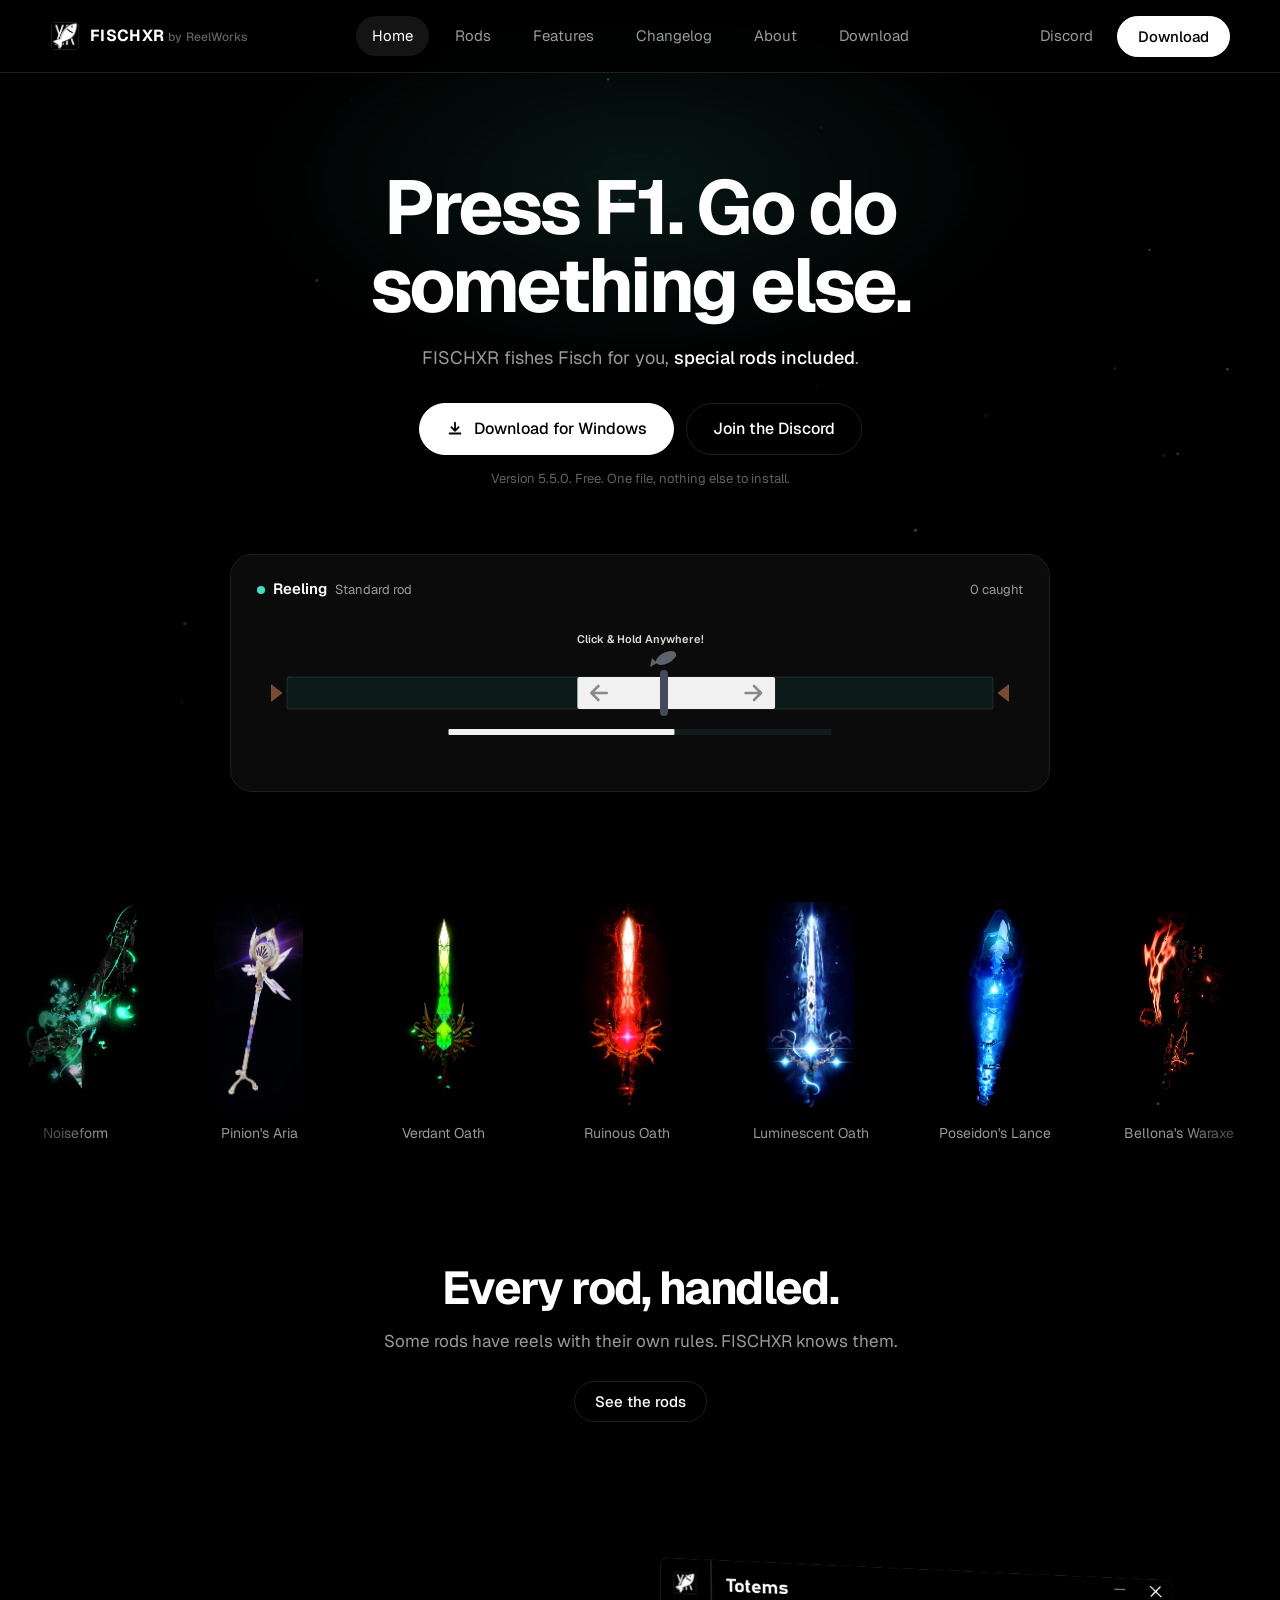
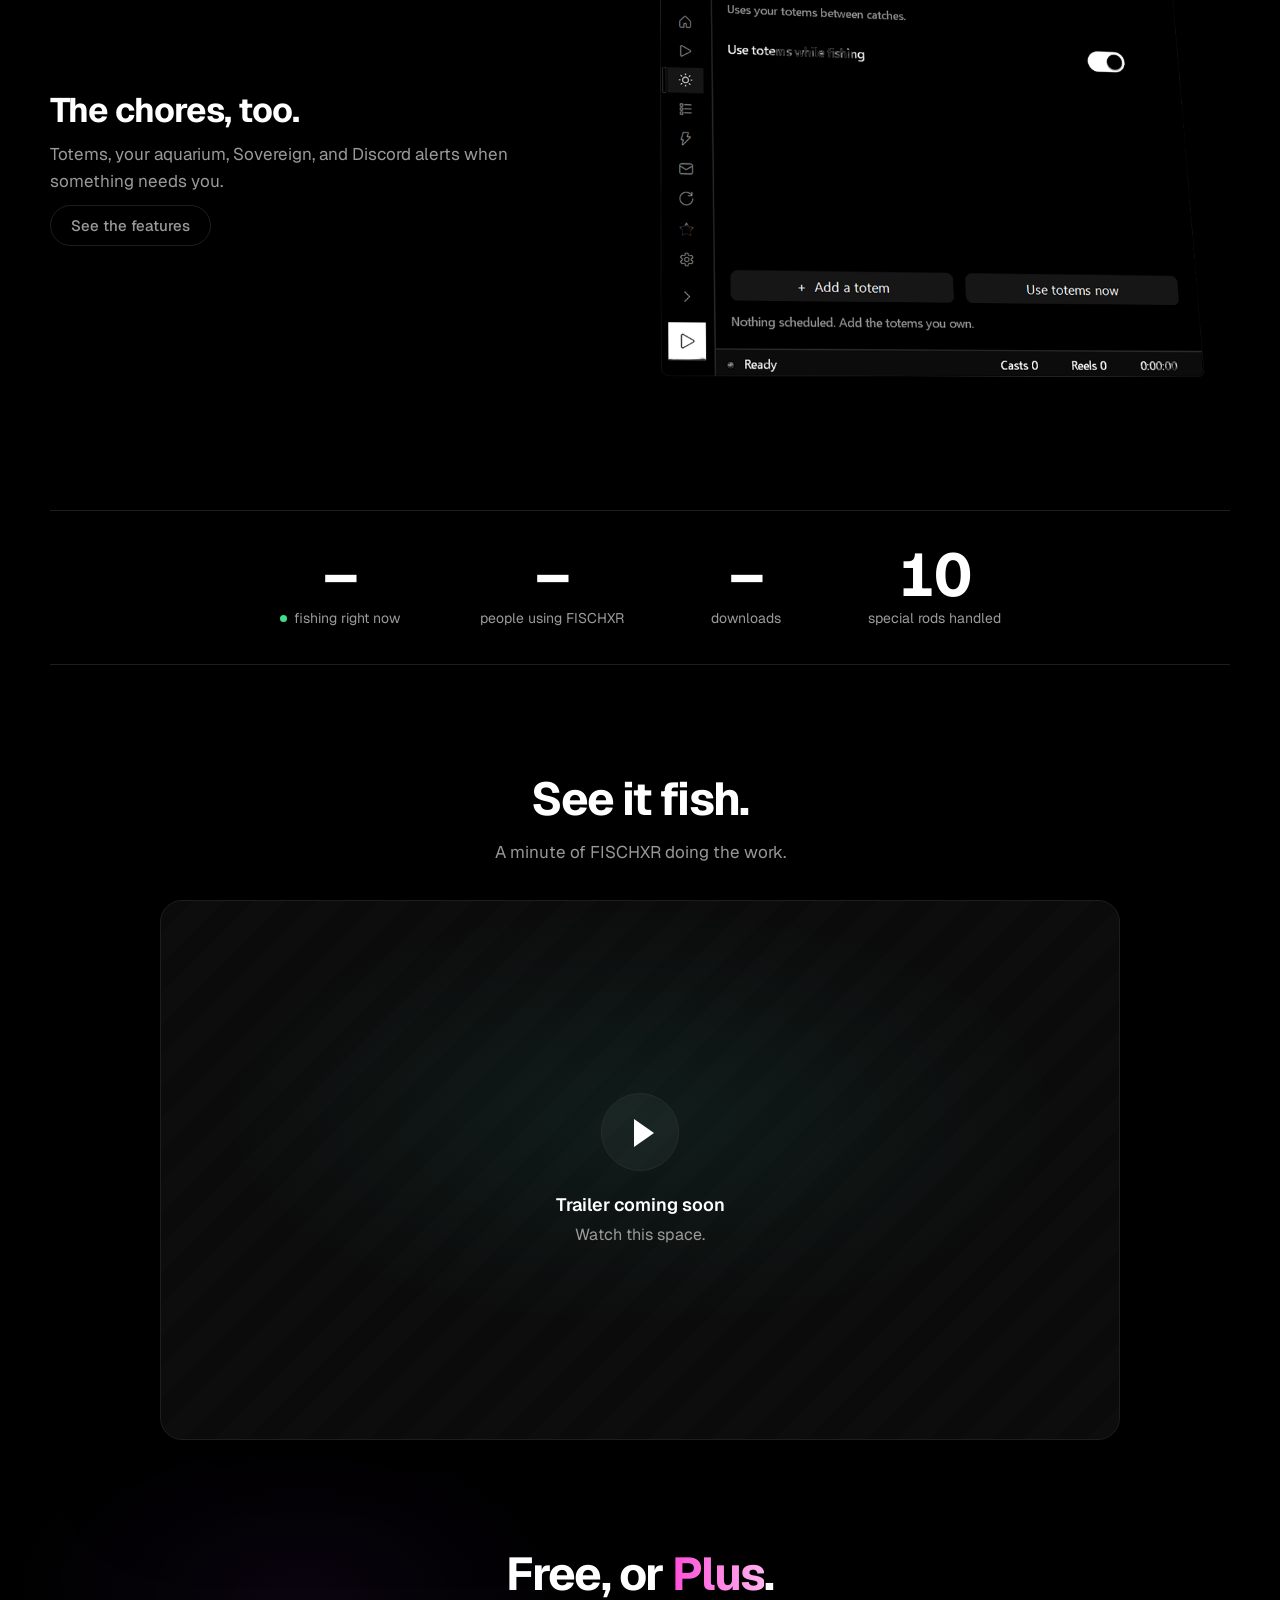
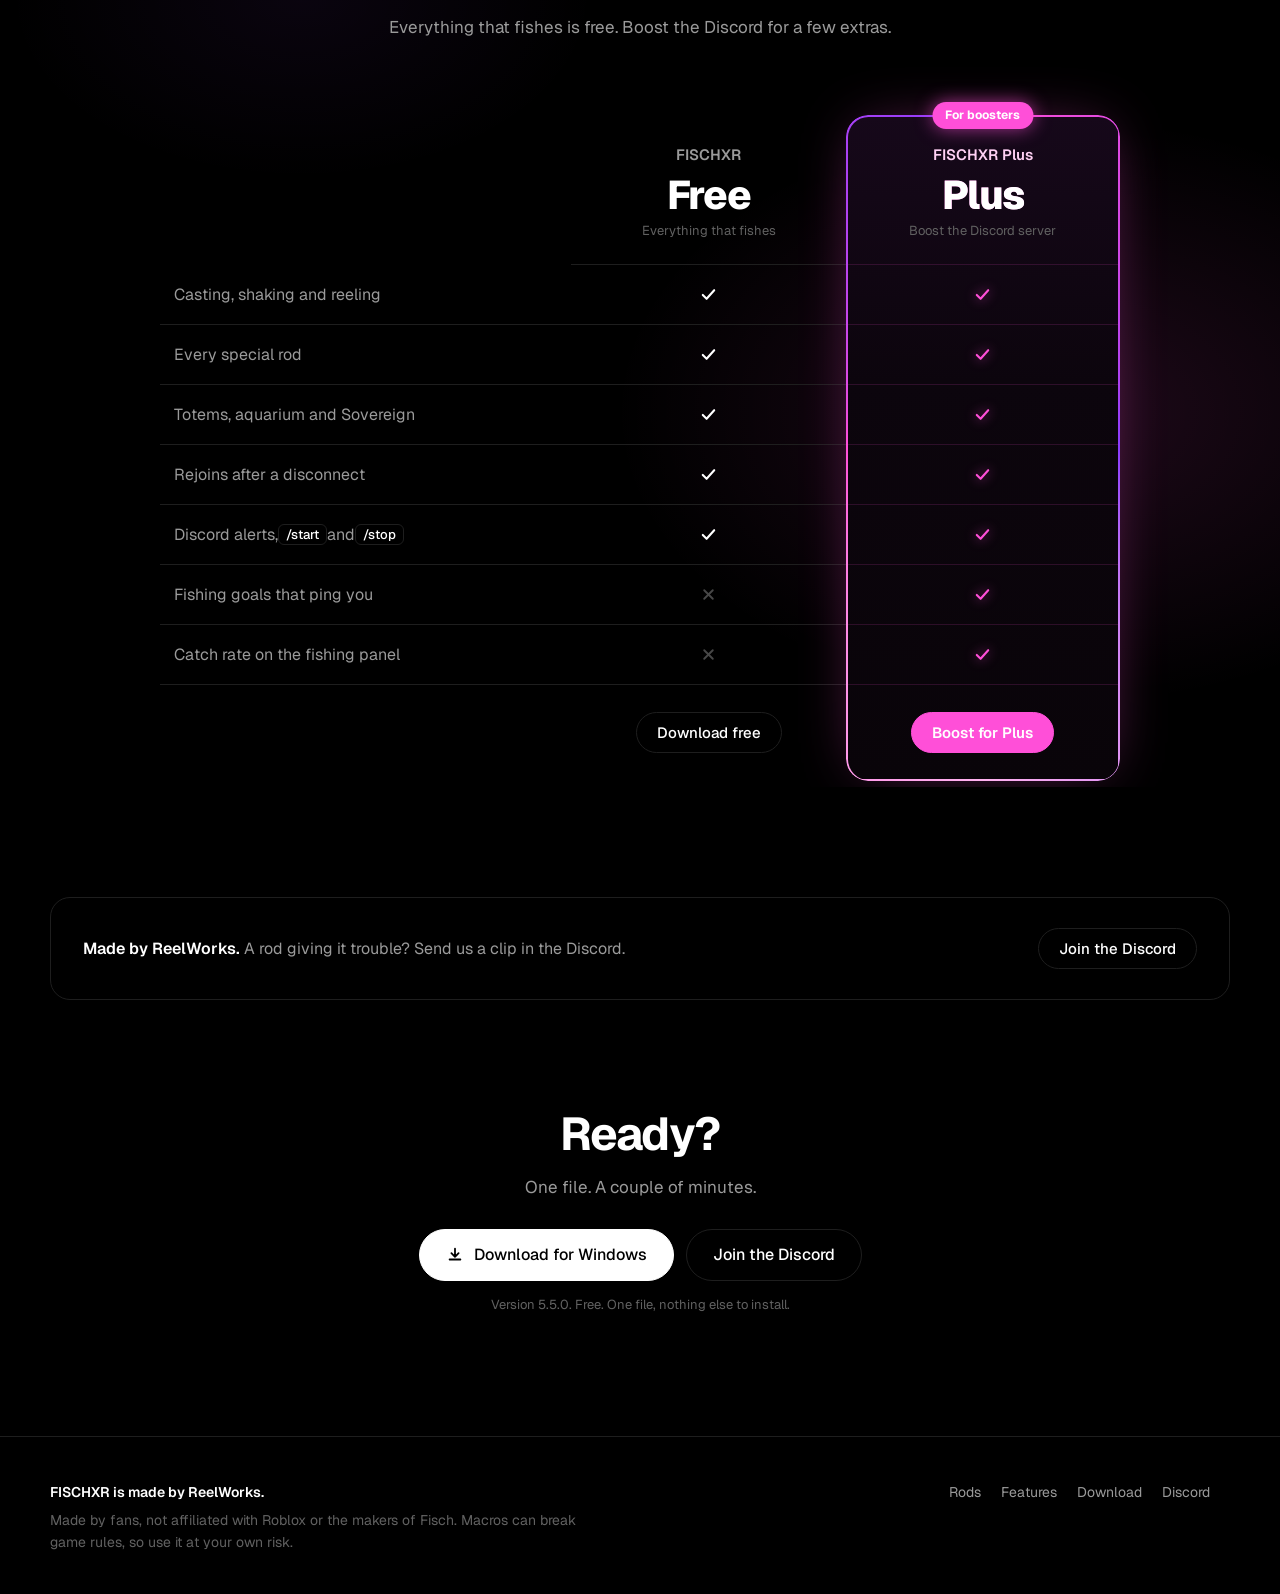
<file: index.html>
<!doctype html>
<html lang="en">
<head>
<meta charset="utf-8">
<meta name="viewport" content="width=device-width, initial-scale=1">
<meta name="theme-color" content="#000000">
<meta name="color-scheme" content="dark">
<title>FISCHXR by ReelWorks, a fishing macro for Fisch</title>
<meta name="description" content="FISCHXR fishes Fisch for you, special rods included. Made by ReelWorks. Free.">
<meta property="og:site_name" content="FISCHXR by ReelWorks">
<meta property="og:title" content="FISCHXR by ReelWorks, a fishing macro for Fisch">
<meta property="og:description" content="FISCHXR fishes Fisch for you, special rods included. Made by ReelWorks. Free.">
<meta name="twitter:card" content="summary">
<link rel="icon" href="assets/logo.png">
<link rel="preconnect" href="https://fonts.googleapis.com">
<link rel="preconnect" href="https://fonts.gstatic.com" crossorigin>
<link href="https://fonts.googleapis.com/css2?family=Geist:wght@300;400;500;600;700;800&display=swap" rel="stylesheet">
<link rel="stylesheet" href="assets/site.css?v=b367b976f6">
</head>
<body>
<a class="skip" href="#main">Skip to content</a>
<div class="progress" aria-hidden="true"></div>
<div class="bar">
  <div class="wrap">
    <a class="brand" href="index.html"><img src="assets/logo.png" alt=""><span><b>FISCHXR</b> <small>by ReelWorks</small></span></a>
    <nav aria-label="Pages"><a href="index.html" aria-current="page">Home</a><a href="rods.html">Rods</a><a href="features.html">Features</a><a href="changelog.html">Changelog</a><a href="about.html">About</a><a href="download.html">Download</a></nav>
    <div class="acts"><a class="quiet" href="https://discord.gg/ERkjTTYG4B">Discord</a><a class="btn white" href="download.html">Download</a>
      <button class="menu-btn" type="button" aria-label="Menu" aria-expanded="false" aria-controls="mnav"><span></span><span></span></button></div>
  </div>
</div>
<nav class="mnav" id="mnav" aria-label="Pages"><a href="index.html" aria-current="page">Home</a><a href="rods.html">Rods</a><a href="features.html">Features</a><a href="changelog.html">Changelog</a><a href="about.html">About</a><a href="download.html">Download</a><a href="https://discord.gg/ERkjTTYG4B">Discord</a></nav>
<main id="main">

<div class="wrap">
  <div class="top">
    <canvas id="motes" aria-hidden="true"></canvas>
    <h1>Press F1. Go do something else.</h1>
    <p class="lede">FISCHXR fishes Fisch for you, <b>special rods included</b>.</p>
    <div class="get">
      <div class="row">
        <a class="btn white big" href="https://fischxr-api.exoartar.workers.dev/download" download><svg viewBox="0 0 20 20" aria-hidden="true"><path d="M10 3v9m0 0l-4-4m4 4l4-4M4 15h12" fill="none" stroke="currentColor" stroke-width="2" stroke-linecap="round" stroke-linejoin="round"/></svg>Download for Windows</a>
        <a class="btn ghost big" href="https://discord.gg/ERkjTTYG4B">Join the Discord</a>
      </div>
      <p class="fine">Version 5.5.0. Free. One file, nothing else to install.</p>
    </div>
    <div class="live" aria-label="A live example of the bar following the fish">
      <div class="head"><span><span class="dot"></span><b>Reeling</b><span class="rod-now" id="rodnow">Standard rod</span></span><span id="caught">0 caught</span></div>
      <canvas id="reel" role="img" aria-label="A reel: a white bar steers itself onto a fish as it moves along the track."></canvas>
    </div>
  </div>
</div>

<div class="shelf" aria-label="Rods FISCHXR handles">
  <div class="track">
    <a href="rods.html#noiseform" data-c="#3FE0A0"><img src="assets/renders/noiseform.png" alt="Noiseform" loading="lazy">Noiseform</a>
    <a href="rods.html#pinion" data-c="#A98BFF"><img src="assets/renders/pinion.png" alt="Pinion&#x27;s Aria" loading="lazy">Pinion&#x27;s Aria</a>
    <a href="rods.html#verdant" data-c="#6BE04A"><img src="assets/renders/verdant.png" alt="Verdant Oath" loading="lazy">Verdant Oath</a>
    <a href="rods.html#ruinous" data-c="#FF4040"><img src="assets/renders/ruinous.png" alt="Ruinous Oath" loading="lazy">Ruinous Oath</a>
    <a href="rods.html#luminescent" data-c="#4F8BFF"><img src="assets/renders/luminescent.png" alt="Luminescent Oath" loading="lazy">Luminescent Oath</a>
    <a href="rods.html#poseidon" data-c="#3FA8FF"><img src="assets/renders/poseidon.png" alt="Poseidon&#x27;s Lance" loading="lazy">Poseidon&#x27;s Lance</a>
    <a href="rods.html#bellona" data-c="#FF6A3A"><img src="assets/renders/bellona.png" alt="Bellona&#x27;s Waraxe" loading="lazy">Bellona&#x27;s Waraxe</a>
    <a href="rods.html#apollo" data-c="#FFA640"><img src="assets/renders/apollo.png" alt="Apollo&#x27;s Sunshot" loading="lazy">Apollo&#x27;s Sunshot</a>
    <a href="rods.html#cinder" data-c="#BDBDBD"><img src="assets/renders/cinder.png" alt="Cinder Block Rod" loading="lazy">Cinder Block Rod</a>
    <a href="rods.html#requiem" data-c="#35D07F"><img src="assets/renders/requiem.png" alt="Requiem" loading="lazy">Requiem</a>
    <a href="rods.html#splitbranch" data-c="#C79463"><img src="assets/renders/splitbranch.png" alt="Splitbranch Twig" loading="lazy">Splitbranch Twig</a>
    <a href="rods.html#noiseform" data-c="#3FE0A0" aria-hidden="true" tabindex="-1"><img src="assets/renders/noiseform.png" alt="" loading="lazy">Noiseform</a>
    <a href="rods.html#pinion" data-c="#A98BFF" aria-hidden="true" tabindex="-1"><img src="assets/renders/pinion.png" alt="" loading="lazy">Pinion&#x27;s Aria</a>
    <a href="rods.html#verdant" data-c="#6BE04A" aria-hidden="true" tabindex="-1"><img src="assets/renders/verdant.png" alt="" loading="lazy">Verdant Oath</a>
    <a href="rods.html#ruinous" data-c="#FF4040" aria-hidden="true" tabindex="-1"><img src="assets/renders/ruinous.png" alt="" loading="lazy">Ruinous Oath</a>
    <a href="rods.html#luminescent" data-c="#4F8BFF" aria-hidden="true" tabindex="-1"><img src="assets/renders/luminescent.png" alt="" loading="lazy">Luminescent Oath</a>
    <a href="rods.html#poseidon" data-c="#3FA8FF" aria-hidden="true" tabindex="-1"><img src="assets/renders/poseidon.png" alt="" loading="lazy">Poseidon&#x27;s Lance</a>
    <a href="rods.html#bellona" data-c="#FF6A3A" aria-hidden="true" tabindex="-1"><img src="assets/renders/bellona.png" alt="" loading="lazy">Bellona&#x27;s Waraxe</a>
    <a href="rods.html#apollo" data-c="#FFA640" aria-hidden="true" tabindex="-1"><img src="assets/renders/apollo.png" alt="" loading="lazy">Apollo&#x27;s Sunshot</a>
    <a href="rods.html#cinder" data-c="#BDBDBD" aria-hidden="true" tabindex="-1"><img src="assets/renders/cinder.png" alt="" loading="lazy">Cinder Block Rod</a>
    <a href="rods.html#requiem" data-c="#35D07F" aria-hidden="true" tabindex="-1"><img src="assets/renders/requiem.png" alt="" loading="lazy">Requiem</a>
    <a href="rods.html#splitbranch" data-c="#C79463" aria-hidden="true" tabindex="-1"><img src="assets/renders/splitbranch.png" alt="" loading="lazy">Splitbranch Twig</a>
  </div>
</div>

<div class="wrap">
  <section class="centered reveal">
    <h2>Every rod, handled.</h2>
    <p class="sub">Some rods have reels with their own rules. FISCHXR knows them.</p>
    <p style="margin-top:26px"><a class="btn ghost" href="rods.html">See the rods</a></p>
  </section>

  <section class="reveal">
    <div class="feat">
      <div class="words">
        <h3>The chores, too.</h3>
        <p>Totems, your aquarium, Sovereign, and Discord alerts when something needs you.</p>
        <p><a class="btn ghost" href="features.html">See the features</a></p>
      </div>
      <img src="assets/app/totems.png" alt="FISCHXR's Totems page" loading="lazy">
    </div>
  </section>

  <section class="reveal">
    <div class="count live-numbers" data-service= + SERVICE + >
      <div><b data-live="fishing">&ndash;</b><span><i class="livedot" aria-hidden="true"></i>fishing right now</span></div>
      <div><b data-live="users">&ndash;</b><span>people using FISCHXR</span></div>
      <div><b data-live="downloads">&ndash;</b><span>downloads</span></div>
      <div><b data-to="11">0</b><span>special rods handled</span></div>
    </div>
  </section>

  <section class="centered reveal">
    <h2>See it fish.</h2>
    <p class="sub" style="margin-bottom:34px">A minute of FISCHXR doing the work.</p>
    <div class="trailer soon" role="img" aria-label="Trailer coming soon"><div class="play" aria-hidden="true"></div><p><b>Trailer coming soon</b>Watch this space.</p></div>
  </section>

  <section id="plus" class="centered reveal plus-sec">
    <h2>Free, or <span class="pink">Plus</span>.</h2>
    <p class="sub">Everything that fishes is free. Boost the Discord for a few extras.</p>
    <div class="chart-scroll"><div class="chart" role="group" aria-label="FISCHXR and FISCHXR Plus compared">
      <div class="col lbl"><div class="cell head"></div><div class="cell">Casting, shaking and reeling</div><div class="cell">Every special rod</div><div class="cell">Totems, aquarium and Sovereign</div><div class="cell">Rejoins after a disconnect</div><div class="cell">Discord alerts, <kbd>/start</kbd> and <kbd>/stop</kbd></div><div class="cell">Fishing goals that ping you</div><div class="cell">Catch rate on the fishing panel</div><div class="cell foot"></div></div>
      <div class="col"><div class="cell head"><span class="name">FISCHXR</span><span class="price">Free</span><span class="small">Everything that fishes</span></div><div class="cell"><svg viewBox="0 0 20 20" aria-label="Yes"><path d="M4 10.5l4 4 8-9" fill="none" stroke="currentColor" stroke-width="2.2" stroke-linecap="round" stroke-linejoin="round"/></svg><span class="sr">Included</span></div><div class="cell"><svg viewBox="0 0 20 20" aria-label="Yes"><path d="M4 10.5l4 4 8-9" fill="none" stroke="currentColor" stroke-width="2.2" stroke-linecap="round" stroke-linejoin="round"/></svg><span class="sr">Included</span></div><div class="cell"><svg viewBox="0 0 20 20" aria-label="Yes"><path d="M4 10.5l4 4 8-9" fill="none" stroke="currentColor" stroke-width="2.2" stroke-linecap="round" stroke-linejoin="round"/></svg><span class="sr">Included</span></div><div class="cell"><svg viewBox="0 0 20 20" aria-label="Yes"><path d="M4 10.5l4 4 8-9" fill="none" stroke="currentColor" stroke-width="2.2" stroke-linecap="round" stroke-linejoin="round"/></svg><span class="sr">Included</span></div><div class="cell"><svg viewBox="0 0 20 20" aria-label="Yes"><path d="M4 10.5l4 4 8-9" fill="none" stroke="currentColor" stroke-width="2.2" stroke-linecap="round" stroke-linejoin="round"/></svg><span class="sr">Included</span></div><div class="cell"><svg class="no" viewBox="0 0 20 20" aria-label="No"><path d="M5.5 5.5l9 9m0-9l-9 9" fill="none" stroke="currentColor" stroke-width="2" stroke-linecap="round"/></svg><span class="sr">Not included</span></div><div class="cell"><svg class="no" viewBox="0 0 20 20" aria-label="No"><path d="M5.5 5.5l9 9m0-9l-9 9" fill="none" stroke="currentColor" stroke-width="2" stroke-linecap="round"/></svg><span class="sr">Not included</span></div><div class="cell foot"><a class="btn ghost" href="https://fischxr-api.exoartar.workers.dev/download" download>Download free</a></div></div>
      <div class="col plus"><span class="badge">For boosters</span><i class="sp"></i><i class="sp"></i><i class="sp"></i><i class="sp"></i><i class="sp"></i>
        <div class="cell head"><span class="name">FISCHXR Plus</span><span class="price pink">Plus</span><span class="small">Boost the Discord server</span></div><div class="cell"><svg viewBox="0 0 20 20" aria-label="Yes"><path d="M4 10.5l4 4 8-9" fill="none" stroke="currentColor" stroke-width="2.2" stroke-linecap="round" stroke-linejoin="round"/></svg><span class="sr">Included</span></div><div class="cell"><svg viewBox="0 0 20 20" aria-label="Yes"><path d="M4 10.5l4 4 8-9" fill="none" stroke="currentColor" stroke-width="2.2" stroke-linecap="round" stroke-linejoin="round"/></svg><span class="sr">Included</span></div><div class="cell"><svg viewBox="0 0 20 20" aria-label="Yes"><path d="M4 10.5l4 4 8-9" fill="none" stroke="currentColor" stroke-width="2.2" stroke-linecap="round" stroke-linejoin="round"/></svg><span class="sr">Included</span></div><div class="cell"><svg viewBox="0 0 20 20" aria-label="Yes"><path d="M4 10.5l4 4 8-9" fill="none" stroke="currentColor" stroke-width="2.2" stroke-linecap="round" stroke-linejoin="round"/></svg><span class="sr">Included</span></div><div class="cell"><svg viewBox="0 0 20 20" aria-label="Yes"><path d="M4 10.5l4 4 8-9" fill="none" stroke="currentColor" stroke-width="2.2" stroke-linecap="round" stroke-linejoin="round"/></svg><span class="sr">Included</span></div><div class="cell"><svg viewBox="0 0 20 20" aria-label="Yes"><path d="M4 10.5l4 4 8-9" fill="none" stroke="currentColor" stroke-width="2.2" stroke-linecap="round" stroke-linejoin="round"/></svg><span class="sr">Included</span></div><div class="cell"><svg viewBox="0 0 20 20" aria-label="Yes"><path d="M4 10.5l4 4 8-9" fill="none" stroke="currentColor" stroke-width="2.2" stroke-linecap="round" stroke-linejoin="round"/></svg><span class="sr">Included</span></div><div class="cell foot"><a class="btn pinkb" href="https://discord.gg/ERkjTTYG4B">Boost for Plus</a></div></div>
    </div></div>
  </section>

  <section class="reveal">
    <div class="maker">
      <p><b>Made by ReelWorks.</b> A rod giving it trouble? Send us a clip in the Discord.</p>
      <a class="btn ghost" href="https://discord.gg/ERkjTTYG4B">Join the Discord</a>
    </div>
  </section>

  <section class="centered reveal">
    <h2>Ready?</h2>
    <p class="sub" style="margin-bottom:28px">One file. A couple of minutes.</p>
    <div class="get">
      <div class="row">
        <a class="btn white big" href="https://fischxr-api.exoartar.workers.dev/download" download><svg viewBox="0 0 20 20" aria-hidden="true"><path d="M10 3v9m0 0l-4-4m4 4l4-4M4 15h12" fill="none" stroke="currentColor" stroke-width="2" stroke-linecap="round" stroke-linejoin="round"/></svg>Download for Windows</a>
        <a class="btn ghost big" href="https://discord.gg/ERkjTTYG4B">Join the Discord</a>
      </div>
      <p class="fine">Version 5.5.0. Free. One file, nothing else to install.</p>
    </div>
  </section>
</div>
</main>
<footer>
  <div class="wrap">
    <div>
      <p class="by">FISCHXR is made by ReelWorks.</p>
      <p>Made by fans, not affiliated with Roblox or the makers of Fisch. Macros can break game rules, so use it at your own risk.</p>
    </div>
    <nav aria-label="Footer links"><a href="rods.html">Rods</a><a href="features.html">Features</a><a href="download.html">Download</a><a href="https://discord.gg/ERkjTTYG4B">Discord</a></nav>
  </div>
</footer>
<script src="assets/site.js?v=5b0396bde8"></script>
</body>
</html>
</file>
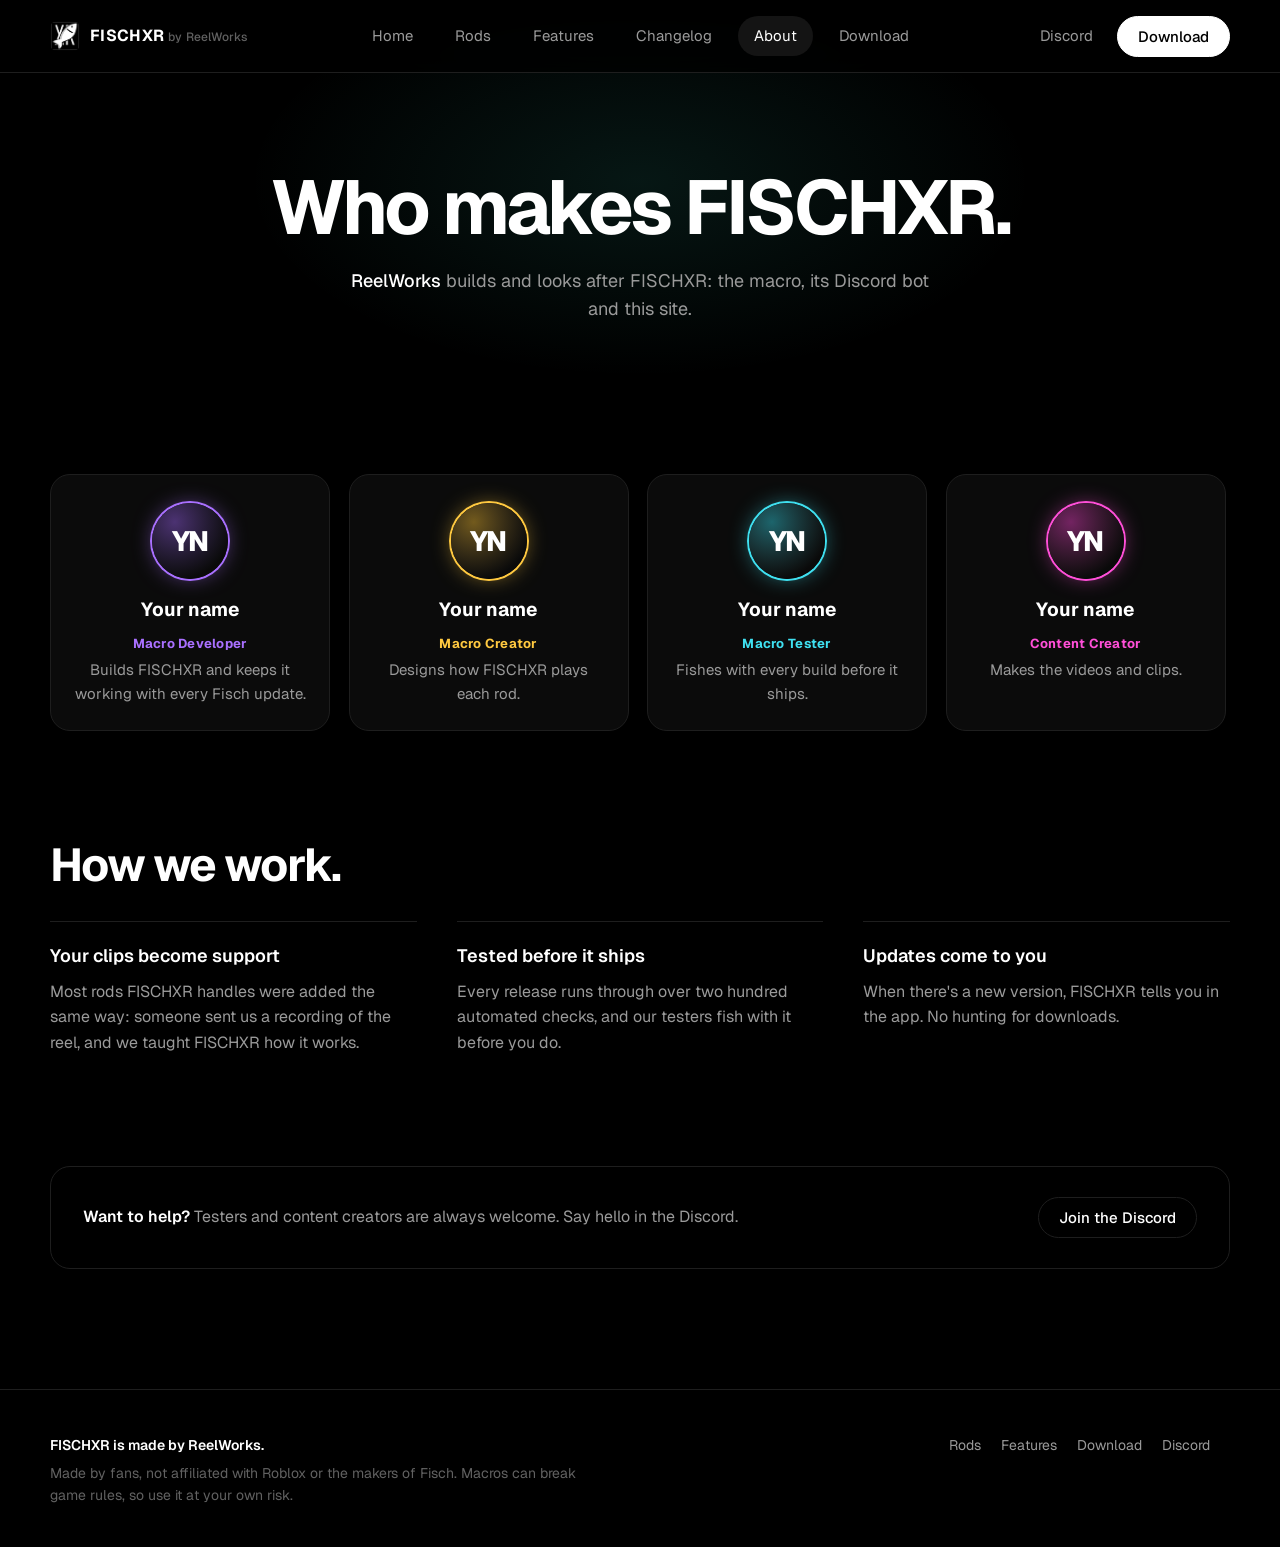
<file: about.html>
<!doctype html>
<html lang="en">
<head>
<meta charset="utf-8">
<meta name="viewport" content="width=device-width, initial-scale=1">
<meta name="theme-color" content="#000000">
<meta name="color-scheme" content="dark">
<title>About | FISCHXR by ReelWorks</title>
<meta name="description" content="ReelWorks is the team behind FISCHXR.">
<meta property="og:site_name" content="FISCHXR by ReelWorks">
<meta property="og:title" content="About | FISCHXR by ReelWorks">
<meta property="og:description" content="ReelWorks is the team behind FISCHXR.">
<meta name="twitter:card" content="summary">
<link rel="icon" href="assets/logo.png">
<link rel="preconnect" href="https://fonts.googleapis.com">
<link rel="preconnect" href="https://fonts.gstatic.com" crossorigin>
<link href="https://fonts.googleapis.com/css2?family=Geist:wght@300;400;500;600;700;800&display=swap" rel="stylesheet">
<link rel="stylesheet" href="assets/site.css?v=b367b976f6">
</head>
<body>
<a class="skip" href="#main">Skip to content</a>
<div class="progress" aria-hidden="true"></div>
<div class="bar">
  <div class="wrap">
    <a class="brand" href="index.html"><img src="assets/logo.png" alt=""><span><b>FISCHXR</b> <small>by ReelWorks</small></span></a>
    <nav aria-label="Pages"><a href="index.html">Home</a><a href="rods.html">Rods</a><a href="features.html">Features</a><a href="changelog.html">Changelog</a><a href="about.html" aria-current="page">About</a><a href="download.html">Download</a></nav>
    <div class="acts"><a class="quiet" href="https://discord.gg/ERkjTTYG4B">Discord</a><a class="btn white" href="download.html">Download</a>
      <button class="menu-btn" type="button" aria-label="Menu" aria-expanded="false" aria-controls="mnav"><span></span><span></span></button></div>
  </div>
</div>
<nav class="mnav" id="mnav" aria-label="Pages"><a href="index.html">Home</a><a href="rods.html">Rods</a><a href="features.html">Features</a><a href="changelog.html">Changelog</a><a href="about.html" aria-current="page">About</a><a href="download.html">Download</a><a href="https://discord.gg/ERkjTTYG4B">Discord</a></nav>
<main id="main">

<div class="wrap">
  <div class="top">
    <h1>Who makes FISCHXR.</h1>
    <p class="lede"><b>ReelWorks</b> builds and looks after FISCHXR: the macro, its Discord bot and this site.</p>
  </div>

  <section class="reveal">
    <div class="team stagger">
<article class="member" data-c="#A970FF"><div class="face" style="--c:#A970FF"><span class="initials">YN</span></div><h3>Your name</h3><p class="role" style="color:#A970FF">Macro Developer</p><p>Builds FISCHXR and keeps it working with every Fisch update.</p></article>
<article class="member" data-c="#FFC940"><div class="face" style="--c:#FFC940"><span class="initials">YN</span></div><h3>Your name</h3><p class="role" style="color:#FFC940">Macro Creator</p><p>Designs how FISCHXR plays each rod.</p></article>
<article class="member" data-c="#3FE0F0"><div class="face" style="--c:#3FE0F0"><span class="initials">YN</span></div><h3>Your name</h3><p class="role" style="color:#3FE0F0">Macro Tester</p><p>Fishes with every build before it ships.</p></article>
<article class="member" data-c="#FF4FD8"><div class="face" style="--c:#FF4FD8"><span class="initials">YN</span></div><h3>Your name</h3><p class="role" style="color:#FF4FD8">Content Creator</p><p>Makes the videos and clips.</p></article>
    </div>
  </section>

  <section class="reveal">
    <h2>How we work.</h2>
    <div class="how">
      <div><h3>Your clips become support</h3><p>Most rods FISCHXR handles were added the same way: someone sent us a recording of the reel, and we taught FISCHXR how it works.</p></div>
      <div><h3>Tested before it ships</h3><p>Every release runs through over two hundred automated checks, and our testers fish with it before you do.</p></div>
      <div><h3>Updates come to you</h3><p>When there's a new version, FISCHXR tells you in the app. No hunting for downloads.</p></div>
    </div>
  </section>

  <section class="reveal">
    <div class="maker">
      <p><b>Want to help?</b> Testers and content creators are always welcome. Say hello in the Discord.</p>
      <a class="btn ghost" href="https://discord.gg/ERkjTTYG4B">Join the Discord</a>
    </div>
  </section>
</div>
</main>
<footer>
  <div class="wrap">
    <div>
      <p class="by">FISCHXR is made by ReelWorks.</p>
      <p>Made by fans, not affiliated with Roblox or the makers of Fisch. Macros can break game rules, so use it at your own risk.</p>
    </div>
    <nav aria-label="Footer links"><a href="rods.html">Rods</a><a href="features.html">Features</a><a href="download.html">Download</a><a href="https://discord.gg/ERkjTTYG4B">Discord</a></nav>
  </div>
</footer>
<script src="assets/site.js?v=5b0396bde8"></script>
</body>
</html>
</file>
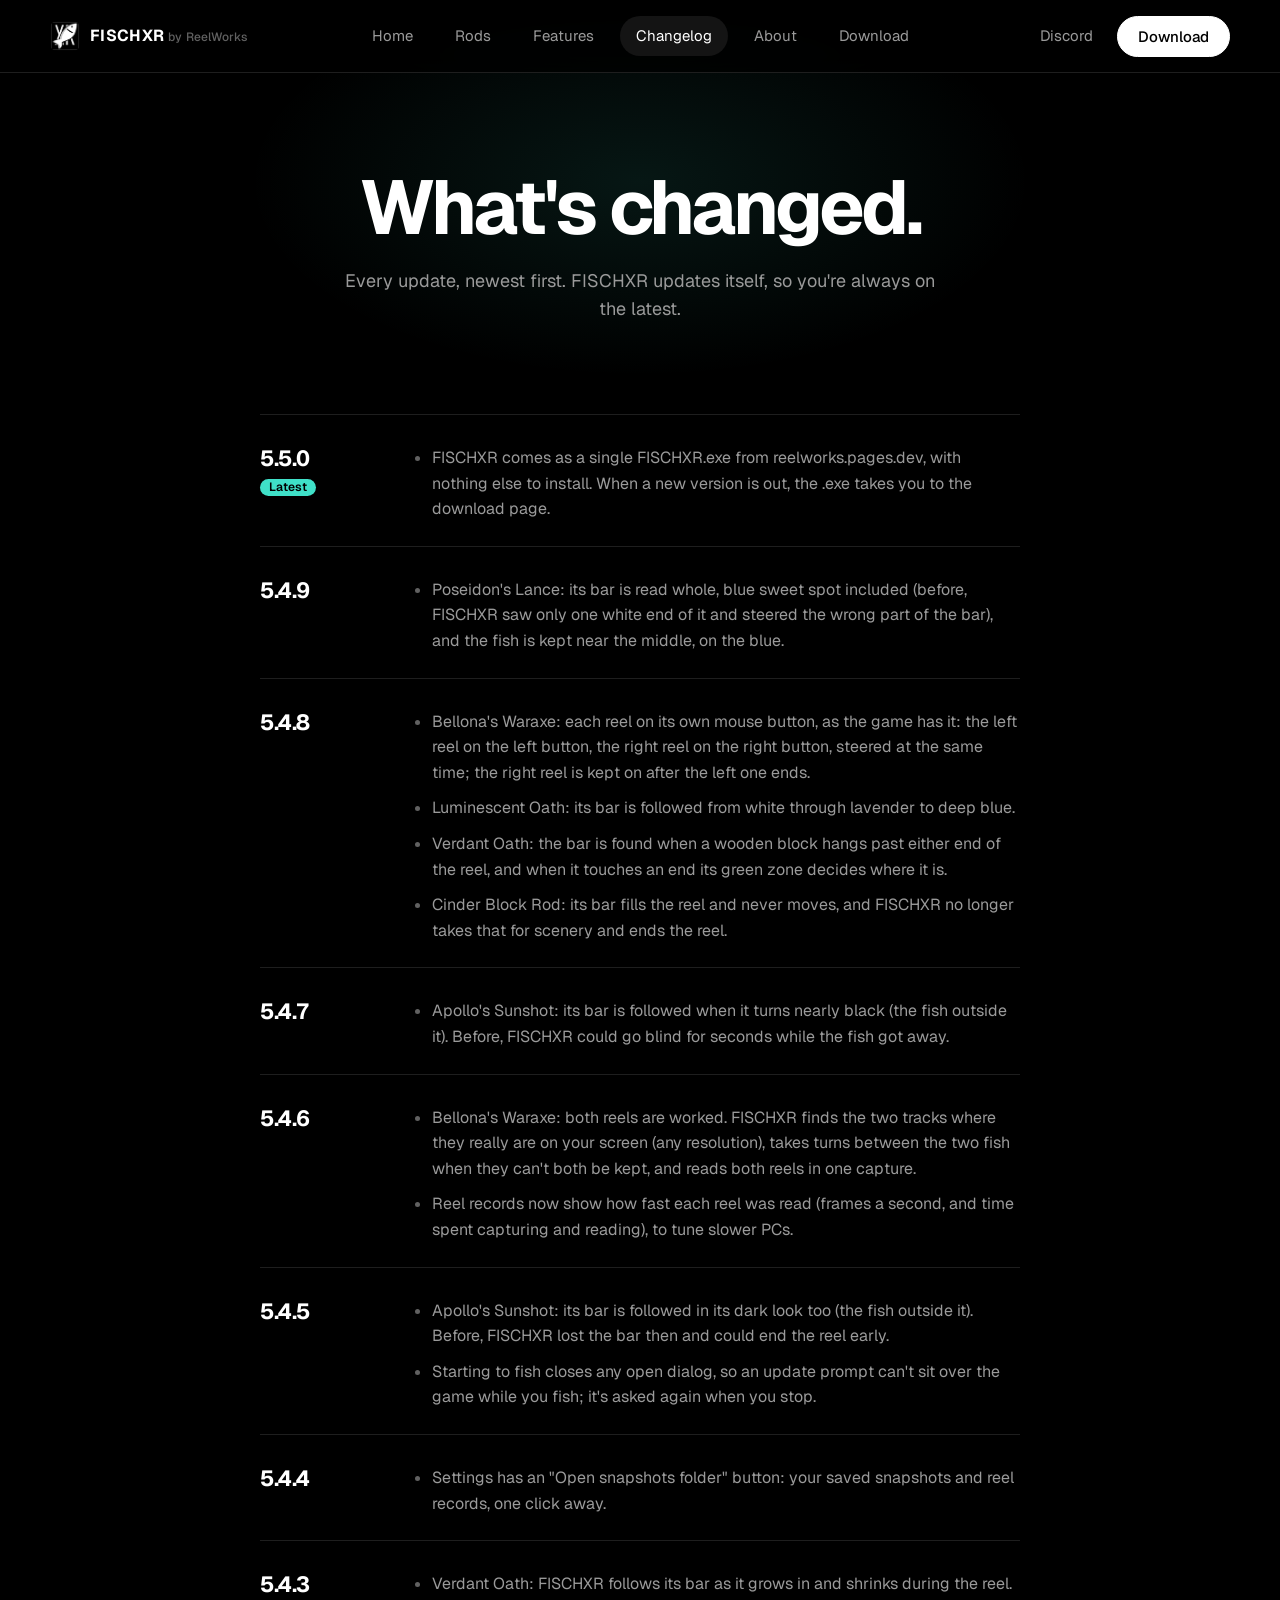
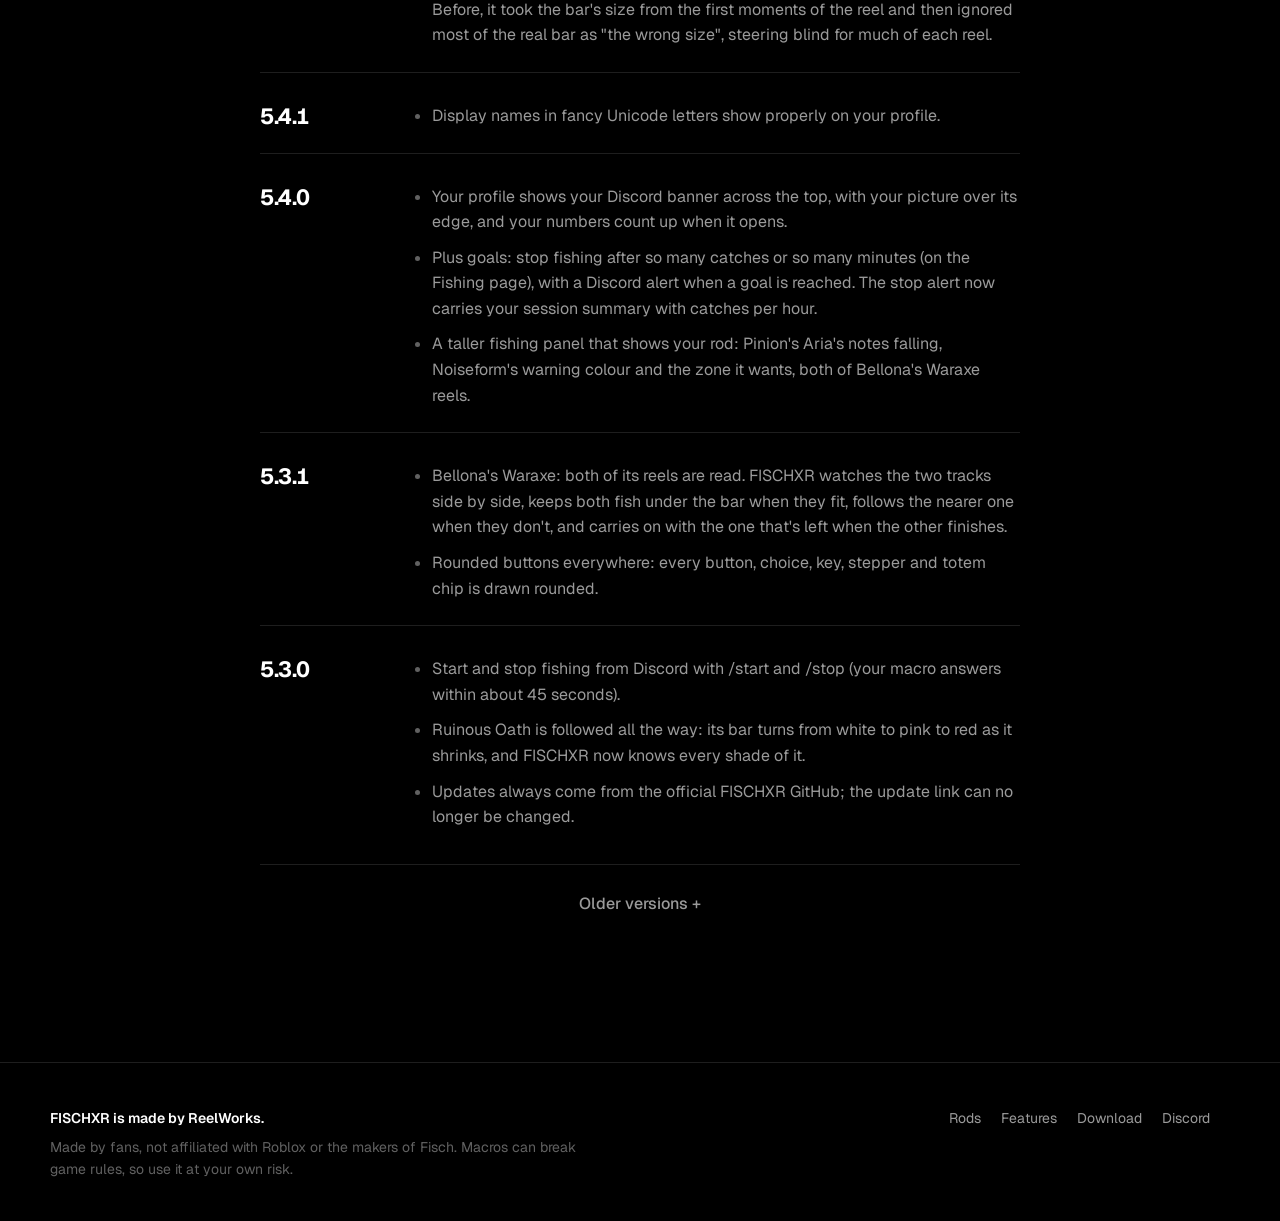
<file: changelog.html>
<!doctype html>
<html lang="en">
<head>
<meta charset="utf-8">
<meta name="viewport" content="width=device-width, initial-scale=1">
<meta name="theme-color" content="#000000">
<meta name="color-scheme" content="dark">
<title>Changelog | FISCHXR by ReelWorks</title>
<meta name="description" content="Every FISCHXR update, newest first.">
<meta property="og:site_name" content="FISCHXR by ReelWorks">
<meta property="og:title" content="Changelog | FISCHXR by ReelWorks">
<meta property="og:description" content="Every FISCHXR update, newest first.">
<meta name="twitter:card" content="summary">
<link rel="icon" href="assets/logo.png">
<link rel="preconnect" href="https://fonts.googleapis.com">
<link rel="preconnect" href="https://fonts.gstatic.com" crossorigin>
<link href="https://fonts.googleapis.com/css2?family=Geist:wght@300;400;500;600;700;800&display=swap" rel="stylesheet">
<link rel="stylesheet" href="assets/site.css?v=b367b976f6">
</head>
<body>
<a class="skip" href="#main">Skip to content</a>
<div class="progress" aria-hidden="true"></div>
<div class="bar">
  <div class="wrap">
    <a class="brand" href="index.html"><img src="assets/logo.png" alt=""><span><b>FISCHXR</b> <small>by ReelWorks</small></span></a>
    <nav aria-label="Pages"><a href="index.html">Home</a><a href="rods.html">Rods</a><a href="features.html">Features</a><a href="changelog.html" aria-current="page">Changelog</a><a href="about.html">About</a><a href="download.html">Download</a></nav>
    <div class="acts"><a class="quiet" href="https://discord.gg/ERkjTTYG4B">Discord</a><a class="btn white" href="download.html">Download</a>
      <button class="menu-btn" type="button" aria-label="Menu" aria-expanded="false" aria-controls="mnav"><span></span><span></span></button></div>
  </div>
</div>
<nav class="mnav" id="mnav" aria-label="Pages"><a href="index.html">Home</a><a href="rods.html">Rods</a><a href="features.html">Features</a><a href="changelog.html" aria-current="page">Changelog</a><a href="about.html">About</a><a href="download.html">Download</a><a href="https://discord.gg/ERkjTTYG4B">Discord</a></nav>
<main id="main">

<div class="wrap">
  <div class="top">
    <h1>What's changed.</h1>
    <p class="lede">Every update, newest first. FISCHXR updates itself, so you're always on the latest.</p>
  </div>
  <div class="releases">
<article class="release reveal"><h2>5.5.0<span class="latest">Latest</span></h2><ul><li>FISCHXR comes as a single FISCHXR.exe from reelworks.pages.dev, with nothing else to install. When a new version is out, the .exe takes you to the download page.</li></ul></article>
<article class="release reveal"><h2>5.4.9</h2><ul><li>Poseidon&#x27;s Lance: its bar is read whole, blue sweet spot included (before, FISCHXR saw only one white end of it and steered the wrong part of the bar), and the fish is kept near the middle, on the blue.</li></ul></article>
<article class="release reveal"><h2>5.4.8</h2><ul><li>Bellona&#x27;s Waraxe: each reel on its own mouse button, as the game has it: the left reel on the left button, the right reel on the right button, steered at the same time; the right reel is kept on after the left one ends.</li><li>Luminescent Oath: its bar is followed from white through lavender to deep blue.</li><li>Verdant Oath: the bar is found when a wooden block hangs past either end of the reel, and when it touches an end its green zone decides where it is.</li><li>Cinder Block Rod: its bar fills the reel and never moves, and FISCHXR no longer takes that for scenery and ends the reel.</li></ul></article>
<article class="release reveal"><h2>5.4.7</h2><ul><li>Apollo&#x27;s Sunshot: its bar is followed when it turns nearly black (the fish outside it). Before, FISCHXR could go blind for seconds while the fish got away.</li></ul></article>
<article class="release reveal"><h2>5.4.6</h2><ul><li>Bellona&#x27;s Waraxe: both reels are worked. FISCHXR finds the two tracks where they really are on your screen (any resolution), takes turns between the two fish when they can&#x27;t both be kept, and reads both reels in one capture.</li><li>Reel records now show how fast each reel was read (frames a second, and time spent capturing and reading), to tune slower PCs.</li></ul></article>
<article class="release reveal"><h2>5.4.5</h2><ul><li>Apollo&#x27;s Sunshot: its bar is followed in its dark look too (the fish outside it). Before, FISCHXR lost the bar then and could end the reel early.</li><li>Starting to fish closes any open dialog, so an update prompt can&#x27;t sit over the game while you fish; it&#x27;s asked again when you stop.</li></ul></article>
<article class="release reveal"><h2>5.4.4</h2><ul><li>Settings has an &quot;Open snapshots folder&quot; button: your saved snapshots and reel records, one click away.</li></ul></article>
<article class="release reveal"><h2>5.4.3</h2><ul><li>Verdant Oath: FISCHXR follows its bar as it grows in and shrinks during the reel. Before, it took the bar&#x27;s size from the first moments of the reel and then ignored most of the real bar as &quot;the wrong size&quot;, steering blind for much of each reel.</li></ul></article>
<article class="release reveal"><h2>5.4.1</h2><ul><li>Display names in fancy Unicode letters show properly on your profile.</li></ul></article>
<article class="release reveal"><h2>5.4.0</h2><ul><li>Your profile shows your Discord banner across the top, with your picture over its edge, and your numbers count up when it opens.</li><li>Plus goals: stop fishing after so many catches or so many minutes (on the Fishing page), with a Discord alert when a goal is reached. The stop alert now carries your session summary with catches per hour.</li><li>A taller fishing panel that shows your rod: Pinion&#x27;s Aria&#x27;s notes falling, Noiseform&#x27;s warning colour and the zone it wants, both of Bellona&#x27;s Waraxe reels.</li></ul></article>
<article class="release reveal"><h2>5.3.1</h2><ul><li>Bellona&#x27;s Waraxe: both of its reels are read. FISCHXR watches the two tracks side by side, keeps both fish under the bar when they fit, follows the nearer one when they don&#x27;t, and carries on with the one that&#x27;s left when the other finishes.</li><li>Rounded buttons everywhere: every button, choice, key, stepper and totem chip is drawn rounded.</li></ul></article>
<article class="release reveal"><h2>5.3.0</h2><ul><li>Start and stop fishing from Discord with /start and /stop (your macro answers within about 45 seconds).</li><li>Ruinous Oath is followed all the way: its bar turns from white to pink to red as it shrinks, and FISCHXR now knows every shade of it.</li><li>Updates always come from the official FISCHXR GitHub; the update link can no longer be changed.</li></ul></article>
    <details class="older"><summary>Older versions</summary>
<article class="release reveal"><h2>5.2.9</h2><ul><li>Noiseform: the bar is measured fresh on every reel. Its width changes from fish to fish, and reusing an earlier reel&#x27;s width could make FISCHXR read part of the green emblem as the bar (and lose the fish).</li><li>Noiseform: a bar reading that doesn&#x27;t move while the mouse is held or let go is ignored (the bar always moves then), and a &quot;fish&quot; that&#x27;s really part of the reel&#x27;s fixed picture is ignored too.</li></ul></article>
<article class="release reveal"><h2>5.2.8</h2><ul><li>Noiseform: the bar is found when it&#x27;s pushed against either end of the reel (its outline merges with the reel&#x27;s border there). Before, FISCHXR lost it there, so when a zone warning came it couldn&#x27;t take the bar to the zone.</li></ul></article>
<article class="release reveal"><h2>5.2.7</h2><ul><li>Noiseform: FISCHXR knows when the reel is over again. 5.2.6 could keep &quot;seeing&quot; a bar in the scenery after the catch; now once the reel&#x27;s track and emblem are gone, nothing there counts as a bar.</li></ul></article>
<article class="release reveal"><h2>5.2.6</h2><ul><li>Noiseform: FISCHXR now follows the bar when it goes dark (the fish outside it). It learns what the reel looks like behind the bar, the green emblem included, and finds the dark bar as what stands out from that, instead of mistaking the emblem for the bar.</li></ul></article>
<article class="release reveal"><h2>5.2.5</h2><ul><li>Noiseform: the bar&#x27;s own outline is no longer mistaken for the fish. With a rod&#x27;s bright effects beside it, the macro could chase its own bar to the end of the track.</li></ul></article>
<article class="release reveal"><h2>5.2.4</h2><ul><li>The profile&#x27;s picture, cards and buttons, and the reel gauges, are sized right on screens with display scaling (125%, 150%...): no more small cards or blurry buttons.</li></ul></article>
<article class="release reveal"><h2>5.2.3</h2><ul><li>Your profile shows your Discord picture again, and your FISCHXR roles (Macro Developer, Macro Creator, Macro Tester, Content Creator).</li><li>The profile&#x27;s cards and buttons are properly rounded now.</li><li>The reel gauges no longer leave stray marks behind as the bar and fish move.</li></ul></article>
<article class="release reveal"><h2>5.2.2</h2><ul><li>Your rod is read again every time you start fishing, so a rod you swapped while stopped is picked up straight away. (A rod typed on the Rods page still takes priority.)</li></ul></article>
<article class="release reveal"><h2>5.2.1</h2><ul><li>Fast fish are followed instead of lost. When the fish slipped out of the bar, FISCHXR could mistake a stretch of empty track for it and steer the wrong way; now only something fish-sized counts, and it finds the real fish even over the dark track.</li><li>A reel isn&#x27;t given up on while the bar is still there, even when it&#x27;s tinted and covering the track&#x27;s edge.</li><li>Fixed FISCHXR stopping with &quot;Something went wrong&quot; after two bad reels in a row.</li></ul></article>
<article class="release reveal"><h2>5.2.0</h2><ul><li>FISCHXR knows every reel starts with the bar and the fish in the middle. Something that looks like a reel but isn&#x27;t centred is ignored, and early wrong readings of the fish are no longer believed straight away.</li><li>The reel style can no longer drift to another rod&#x27;s reel (like a standard rod being read as Noiseform). A style is only switched for a rod whose name isn&#x27;t known, and only after it fits two reels in a row.</li></ul></article>
<article class="release reveal"><h2>5.1.9</h2><ul><li>The standard reel keeps track of the bar when it turns red (the fish has slipped out of it), so FISCHXR keeps steering back to the fish instead of losing it.</li></ul></article>
<article class="release reveal"><h2>5.1.8</h2><ul><li>Catches aren&#x27;t called early any more. On Noiseform, Pinion&#x27;s Aria, Requiem, Verdant Oath and Apollo&#x27;s Sunshot, the fish keeps the reel going while the bar is hard to see (at night, in a zone), and FISCHXR takes one more look before casting, so it never casts over a reel that&#x27;s still going.</li><li>Your rod is always read from your rod key&#x27;s slot, even when another slot is highlighted or the hotbar is a different size on your screen.</li></ul></article>
<article class="release reveal"><h2>5.1.7</h2><ul><li>The boost check no longer depends on the FISCHXR invite link.</li></ul></article>
<article class="release reveal"><h2>5.1.6</h2><ul><li>The FISCHXR team can now lock a version of FISCHXR to a Discord role (for test builds and early access). If your version is locked and you don&#x27;t have the role, FISCHXR tells you so, and opens by itself as soon as you get it.</li></ul></article>
<article class="release reveal"><h2>5.1.5</h2><ul><li>Rounded buttons all through FISCHXR.</li><li>Your profile is now a full page: click your name in the sidebar, and Back takes you where you were.</li><li>Pop-up windows and the fishing panel stay where they open.</li><li>After a reconnect, FISCHXR clicks through Fisch&#x27;s loading screen before it starts fishing again.</li></ul></article>
<article class="release reveal"><h2>5.1.4</h2><ul><li>Your profile! Click your name in the sidebar to see your Discord picture, name and username, your Plus status, this session&#x27;s and all-time fishing, and when your Discord account was made. Log out lives there now.</li><li>The top-left corner shows the new FISCHXR logo.</li><li>A blacklisted account now sees a proper blacklist screen saying why, instead of FISCHXR. If the blacklist is lifted, FISCHXR opens signed in on its own.</li></ul></article>
<article class="release reveal"><h2>5.1.3</h2><ul><li>Totems are safer. If a totem&#x27;s hotbar key opens a menu instead (say, the Equipment Bag after you&#x27;ve rearranged your hotbar), FISCHXR closes it without clicking, goes back to your rod and tells you to check that key. Before, its click could equip a different rod.</li><li>FISCHXR re-reads your rod after every job and every 15 casts, so a swapped rod is picked up straight away.</li></ul></article>
<article class="release reveal"><h2>5.1.2</h2><ul><li>Your rod is read correctly on any screen size. FISCHXR now finds the hotbar slot you&#x27;re holding by its highlight, instead of guessing where slots sit, which could be a whole slot off on 1080p and other screens.</li><li>Small rod names are enlarged more before they&#x27;re read, so they&#x27;re read more reliably.</li></ul></article>
<article class="release reveal"><h2>5.1.1</h2><ul><li>Plus: your catches per hour always show on the fishing panel.</li></ul></article>
<article class="release reveal"><h2>5.1.0</h2><ul><li>Change your macro&#x27;s settings right from Discord! Use /settings set in the FISCHXR server and your macro picks it up within a couple of minutes. /settings show and /status tell you how it&#x27;s doing.</li><li>The FISCHXR team can now give or take Plus, and keep an account from signing in.</li></ul></article>
<article class="release reveal"><h2>5.0.0</h2><ul><li>Introducing FISCHXR Plus, a thank-you for everyone boosting the FISCHXR Discord server! Sign in with Discord and Plus switches on by itself.</li><li>Plus fishing extras: quick recast, your catch rate on the fishing panel, and a choice of corner for the panel.</li><li>Plus members see &quot;FISCHXR - PLUS&quot; across the top.</li><li>Already signed in? Sign in once more so FISCHXR can see you&#x27;re boosting.</li></ul></article>
<article class="release reveal"><h2>4.9.6</h2><ul><li>Splitbranch Twig catches are way more reliable. After you pick a fish, its reel waits for a click before it starts (&quot;Click &amp; Hold Anywhere!&quot;). FISCHXR now gives it that click right away and won&#x27;t give up on the reel while it warms up.</li><li>The Splitbranch choice timer is followed all the way down, even as it turns yellow, orange and red.</li></ul></article>
<article class="release reveal"><h2>4.9.5</h2><ul><li>Splitbranch Twig: FISCHXR now waits for the two-fish choice to finish before it starts reeling, and tries the left fish, then the right, if a click doesn&#x27;t land.</li><li>After a choice, FISCHXR reels with the mouse clear of the fish you picked, so the clicks actually reach the reel.</li></ul></article>
<article class="release reveal"><h2>4.9.4</h2><ul><li>FISCHXR now checks which rod you&#x27;re holding before the first cast, so it knows which reel to expect right from the start.</li><li>Noiseform got a big upgrade: the fish is spotted much more reliably, especially at night and when it&#x27;s outside the bar.</li><li>New rod: Splitbranch Twig, &quot;Choose one!&quot; pick included.</li></ul></article>
<article class="release reveal"><h2>4.9.3</h2><ul><li>FISCHXR now fixes itself when fishing goes wrong. Two bad reels in a row? It relearns the reel from scratch. A reel it doesn&#x27;t recognize? It tries every style until one fits. Stuck for two minutes? It resets and re-equips your rod.</li><li>A job that can&#x27;t finish (like the aquarium) no longer stops you fishing. It simply tries again in 10 minutes.</li><li>The small fishing panel is solid again instead of see-through.</li><li>The new FISCHXR logo is now on your taskbar and tray.</li></ul></article>
<article class="release reveal"><h2>4.9.2</h2><ul><li>The &quot;Sign in to use&quot; panel no longer hides under the sidebar.</li></ul></article>
<article class="release reveal"><h2>4.9.1</h2><ul><li>The sign-in buttons work properly now.</li><li>Totems are free for everyone, guests included.</li><li>You can type your rod&#x27;s name on the Rods page, and typos are fine: &quot;inions air&quot; becomes Pinion&#x27;s Aria.</li><li>Rod names read from your hotbar get the same auto-correct.</li></ul></article>
<article class="release reveal"><h2>4.8.1</h2><ul><li>The sign-in screen now comes first. Pick Discord or guest and you&#x27;re in.</li></ul></article>
<article class="release reveal"><h2>4.8.0</h2><ul><li>Sign in with Discord! Signing in unlocks everything and brings you into the FISCHXR Discord server.</li><li>Guests can still fish. Discord alerts, auto-reconnect, the aquarium, totems and Sovereign need a sign-in.</li><li>Your sign-in is remembered securely, and you can sign out any time.</li></ul></article>
<article class="release reveal"><h2>4.7.0</h2><ul><li>Everything feels smoother: sliding switches, pages that glide in, buttons that fade on hover, and a status dot that breathes while you fish.</li><li>Soft shadows give the window more depth.</li><li>Prefer less movement? Turn on Reduce motion.</li></ul></article>
<article class="release reveal"><h2>4.6.1</h2><ul><li>The sidebar is snappy again.</li></ul></article>
<article class="release reveal"><h2>4.6.0</h2><ul><li>A fresh look: the sidebar is now a slim strip of icons that opens when you hover over it.</li><li>New rod: Apollo&#x27;s Sunshot.</li><li>Bars that grow or shrink mid-reel are followed properly instead of ending the reel early.</li><li>What&#x27;s new now scrolls.</li></ul></article>
<article class="release reveal"><h2>4.5.3</h2><ul><li>When the fish hugs either end, the bar now holds it there instead of bouncing off.</li><li>Verdant Oath keeps track of the bar at both ends and through the red flash.</li></ul></article>
<article class="release reveal"><h2>4.5.2</h2><ul><li>Verdant Oath now aims the fish right at the middle of the green zone.</li></ul></article>
<article class="release reveal"><h2>4.5.1</h2><ul><li>Requiem: FISCHXR goes easy on the inputs, so the line doesn&#x27;t snap.</li></ul></article>
<article class="release reveal"><h2>4.5.0</h2><ul><li>New rod: Requiem.</li></ul></article>
<article class="release reveal"><h2>4.4.9</h2><ul><li>Pinion&#x27;s Aria without a skin: the bright red bar is recognized.</li><li>Steadier steering for every rod: no more lurching after a bad reading, and the bar stays calm while the fish is safely inside.</li></ul></article>
<article class="release reveal"><h2>4.4.8</h2><ul><li>Pinion&#x27;s Aria without a skin now works.</li><li>Pinion&#x27;s Aria&#x27;s bar is followed as it grows and shrinks with the notes.</li></ul></article>
<article class="release reveal"><h2>4.4.7</h2><ul><li>Pinion&#x27;s Aria: notes are spotted about a second before they land, so the bar is ready for them.</li></ul></article>
<article class="release reveal"><h2>4.4.6</h2><ul><li>Pinion&#x27;s Aria: the bar keeps the fish and still heads over to catch notes in time.</li></ul></article>
<article class="release reveal"><h2>4.4.5</h2><ul><li>Noiseform and Pinion&#x27;s Aria reels no longer end early, and dock planks aren&#x27;t mistaken for a reel.</li></ul></article>
<article class="release reveal"><h2>4.4.4</h2><ul><li>Pinion&#x27;s Aria: the red bar is recognized, and the 水 symbol is no longer mistaken for the fish.</li></ul></article>
<article class="release reveal"><h2>4.4.3</h2><ul><li>Noiseform works at night.</li></ul></article>
<article class="release reveal"><h2>4.4.2</h2><ul><li>After a Noiseform zone or a Pinion&#x27;s Aria note, the bar heads straight back to the fish.</li></ul></article>
<article class="release reveal"><h2>4.4.1</h2><ul><li>Noiseform zones no longer throw off where the bar is.</li></ul></article>
<article class="release reveal"><h2>4.4.0</h2><ul><li>Noiseform zones: FISCHXR reads the warning in the middle of the screen and moves the bar to the right zone before the beam hits.</li></ul></article>
<article class="release reveal"><h2>4.3.1</h2><ul><li>Noiseform is found wherever your reel area sits. If a reel isn&#x27;t recognized, the Detection log explains why.</li></ul></article>
<article class="release reveal"><h2>4.3.0</h2><ul><li>Pinion&#x27;s Aria: the bar catches falling notes while keeping the fish.</li><li>FISCHXR reads the rod in your hotbar to pick the right reel style.</li></ul></article>
<article class="release reveal"><h2>4.2.3</h2><ul><li>Check for updates now tells you what it found, and hover help is back on every page.</li></ul></article>
<article class="release reveal"><h2>4.2.2</h2><ul><li>Updates now come straight from the FISCHXR GitHub page. FISCHXR checks when it opens and asks before installing.</li></ul></article>
<article class="release reveal"><h2>4.2.1</h2><ul><li>Noiseform keeps working when its bar goes dark.</li></ul></article>
<article class="release reveal"><h2>4.2.0</h2><ul><li>We&#x27;re FISCHXR now! Your settings carry over.</li><li>FISCHXR reads the rod in your hotbar and uses its reel style automatically.</li><li>Verdant Oath aims the fish at the green zone.</li></ul></article>
<article class="release reveal"><h2>4.1.0</h2><ul><li>A fresh new look, with tabs down the side and a smaller window.</li><li>A small panel in the corner shows what&#x27;s happening while you fish, with a Stop button.</li><li>Simpler pages, with fine-tuning tucked away under Advanced.</li><li>Sovereign recharge types into the inventory search the way a person would.</li><li>FISCHXR can now update itself.</li></ul></article>
    </details>
  </div>
</div>
</main>
<footer>
  <div class="wrap">
    <div>
      <p class="by">FISCHXR is made by ReelWorks.</p>
      <p>Made by fans, not affiliated with Roblox or the makers of Fisch. Macros can break game rules, so use it at your own risk.</p>
    </div>
    <nav aria-label="Footer links"><a href="rods.html">Rods</a><a href="features.html">Features</a><a href="download.html">Download</a><a href="https://discord.gg/ERkjTTYG4B">Discord</a></nav>
  </div>
</footer>
<script src="assets/site.js?v=5b0396bde8"></script>
</body>
</html>
</file>
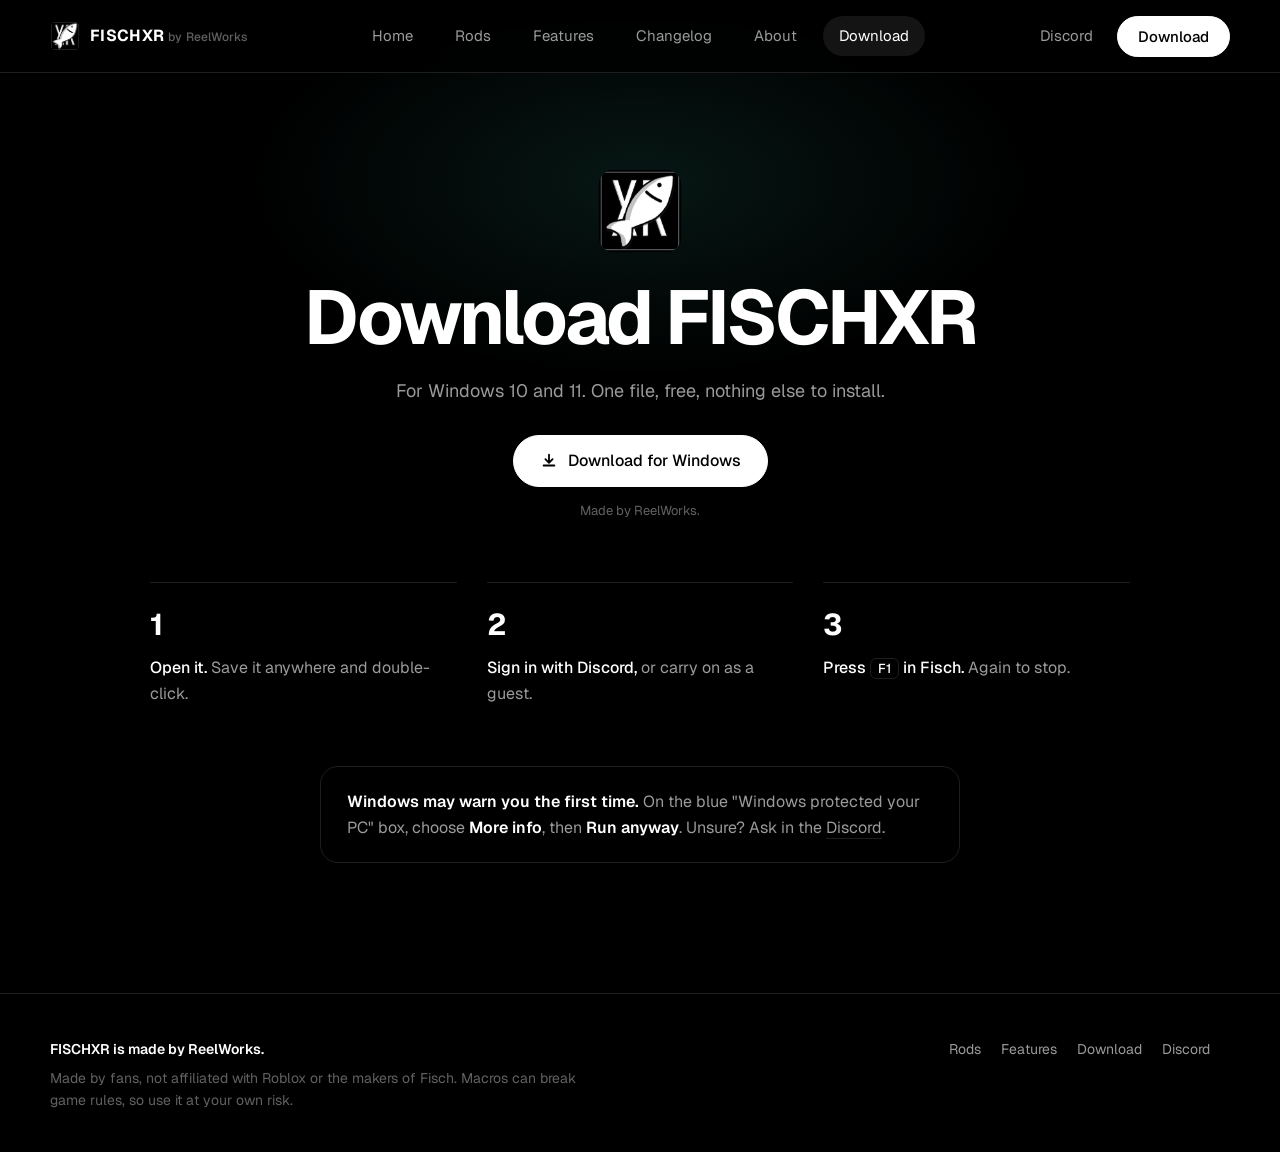
<file: download.html>
<!doctype html>
<html lang="en">
<head>
<meta charset="utf-8">
<meta name="viewport" content="width=device-width, initial-scale=1">
<meta name="theme-color" content="#000000">
<meta name="color-scheme" content="dark">
<title>Download | FISCHXR by ReelWorks</title>
<meta name="description" content="Download FISCHXR for Windows: one file, free.">
<meta property="og:site_name" content="FISCHXR by ReelWorks">
<meta property="og:title" content="Download | FISCHXR by ReelWorks">
<meta property="og:description" content="Download FISCHXR for Windows: one file, free.">
<meta name="twitter:card" content="summary">
<link rel="icon" href="assets/logo.png">
<link rel="preconnect" href="https://fonts.googleapis.com">
<link rel="preconnect" href="https://fonts.gstatic.com" crossorigin>
<link href="https://fonts.googleapis.com/css2?family=Geist:wght@300;400;500;600;700;800&display=swap" rel="stylesheet">
<link rel="stylesheet" href="assets/site.css?v=b367b976f6">
</head>
<body>
<a class="skip" href="#main">Skip to content</a>
<div class="progress" aria-hidden="true"></div>
<div class="bar">
  <div class="wrap">
    <a class="brand" href="index.html"><img src="assets/logo.png" alt=""><span><b>FISCHXR</b> <small>by ReelWorks</small></span></a>
    <nav aria-label="Pages"><a href="index.html">Home</a><a href="rods.html">Rods</a><a href="features.html">Features</a><a href="changelog.html">Changelog</a><a href="about.html">About</a><a href="download.html" aria-current="page">Download</a></nav>
    <div class="acts"><a class="quiet" href="https://discord.gg/ERkjTTYG4B">Discord</a><a class="btn white" href="download.html">Download</a>
      <button class="menu-btn" type="button" aria-label="Menu" aria-expanded="false" aria-controls="mnav"><span></span><span></span></button></div>
  </div>
</div>
<nav class="mnav" id="mnav" aria-label="Pages"><a href="index.html">Home</a><a href="rods.html">Rods</a><a href="features.html">Features</a><a href="changelog.html">Changelog</a><a href="about.html">About</a><a href="download.html" aria-current="page">Download</a><a href="https://discord.gg/ERkjTTYG4B">Discord</a></nav>
<main id="main">

<div class="wrap">
  <div class="top">
    <img src="assets/logo.png" alt="" style="width:84px;height:84px;border-radius:18px;margin:0 auto 26px">
    <h1>Download FISCHXR</h1>
    <p class="lede">For Windows 10 and 11. One file, free, nothing else to install.</p>
    <div class="get">
      <a class="btn white big" href="https://fischxr-api.exoartar.workers.dev/download" download><svg viewBox="0 0 20 20" aria-hidden="true"><path d="M10 3v9m0 0l-4-4m4 4l4-4M4 15h12" fill="none" stroke="currentColor" stroke-width="2" stroke-linecap="round" stroke-linejoin="round"/></svg>Download for Windows</a>
      <p class="fine">Made by ReelWorks.</p>
    </div>
    <ol class="steps reveal">
      <li><b>Open it.</b> Save it anywhere and double-click.</li>
      <li><b>Sign in with Discord,</b> or carry on as a guest.</li>
      <li><b>Press <kbd>F1</kbd> in Fisch.</b> Again to stop.</li>
    </ol>
    <div class="note reveal">
      <p style="margin:0"><b>Windows may warn you the first time.</b> On the blue "Windows protected your PC" box, choose <b>More info</b>, then <b>Run anyway</b>. Unsure? Ask in the <a href="https://discord.gg/ERkjTTYG4B" style="border-bottom:1px solid var(--line)">Discord</a>.</p>
    </div>
  </div>
</div>
</main>
<footer>
  <div class="wrap">
    <div>
      <p class="by">FISCHXR is made by ReelWorks.</p>
      <p>Made by fans, not affiliated with Roblox or the makers of Fisch. Macros can break game rules, so use it at your own risk.</p>
    </div>
    <nav aria-label="Footer links"><a href="rods.html">Rods</a><a href="features.html">Features</a><a href="download.html">Download</a><a href="https://discord.gg/ERkjTTYG4B">Discord</a></nav>
  </div>
</footer>
<script src="assets/site.js?v=5b0396bde8"></script>
</body>
</html>
</file>
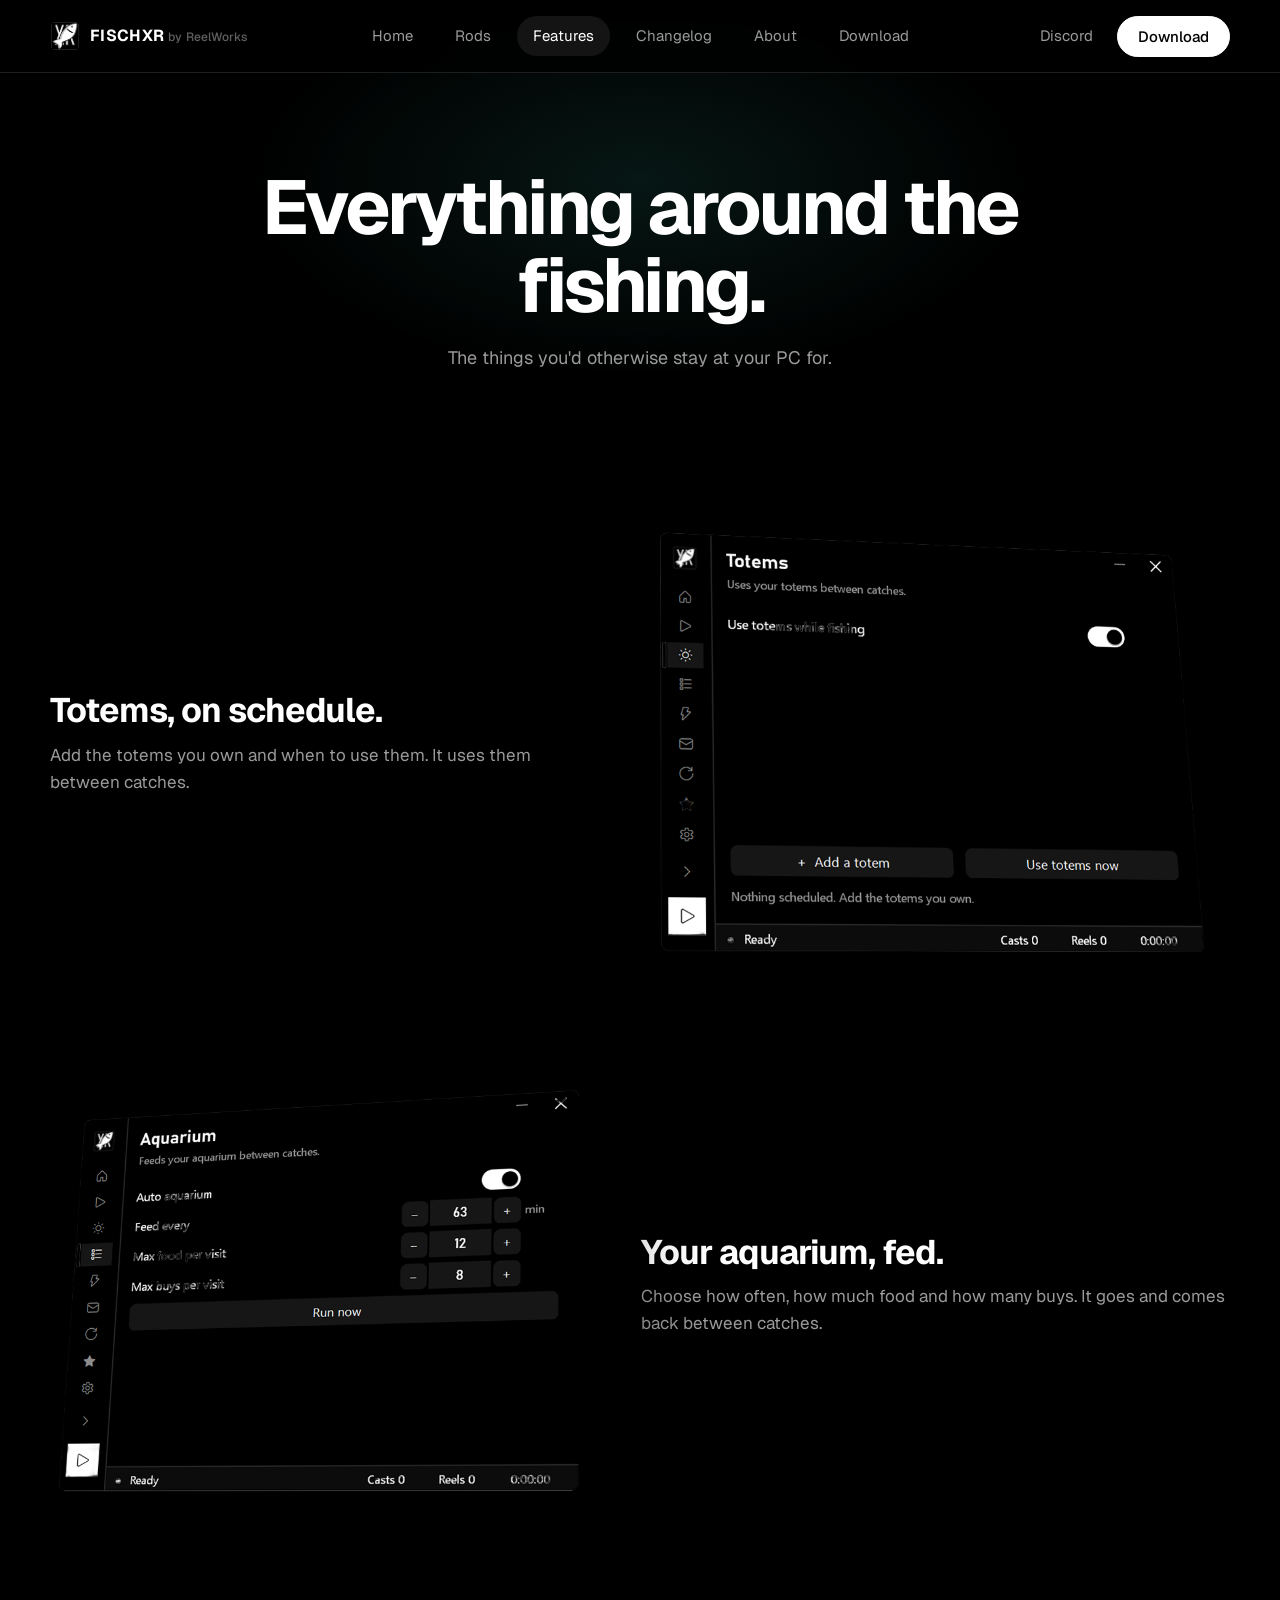
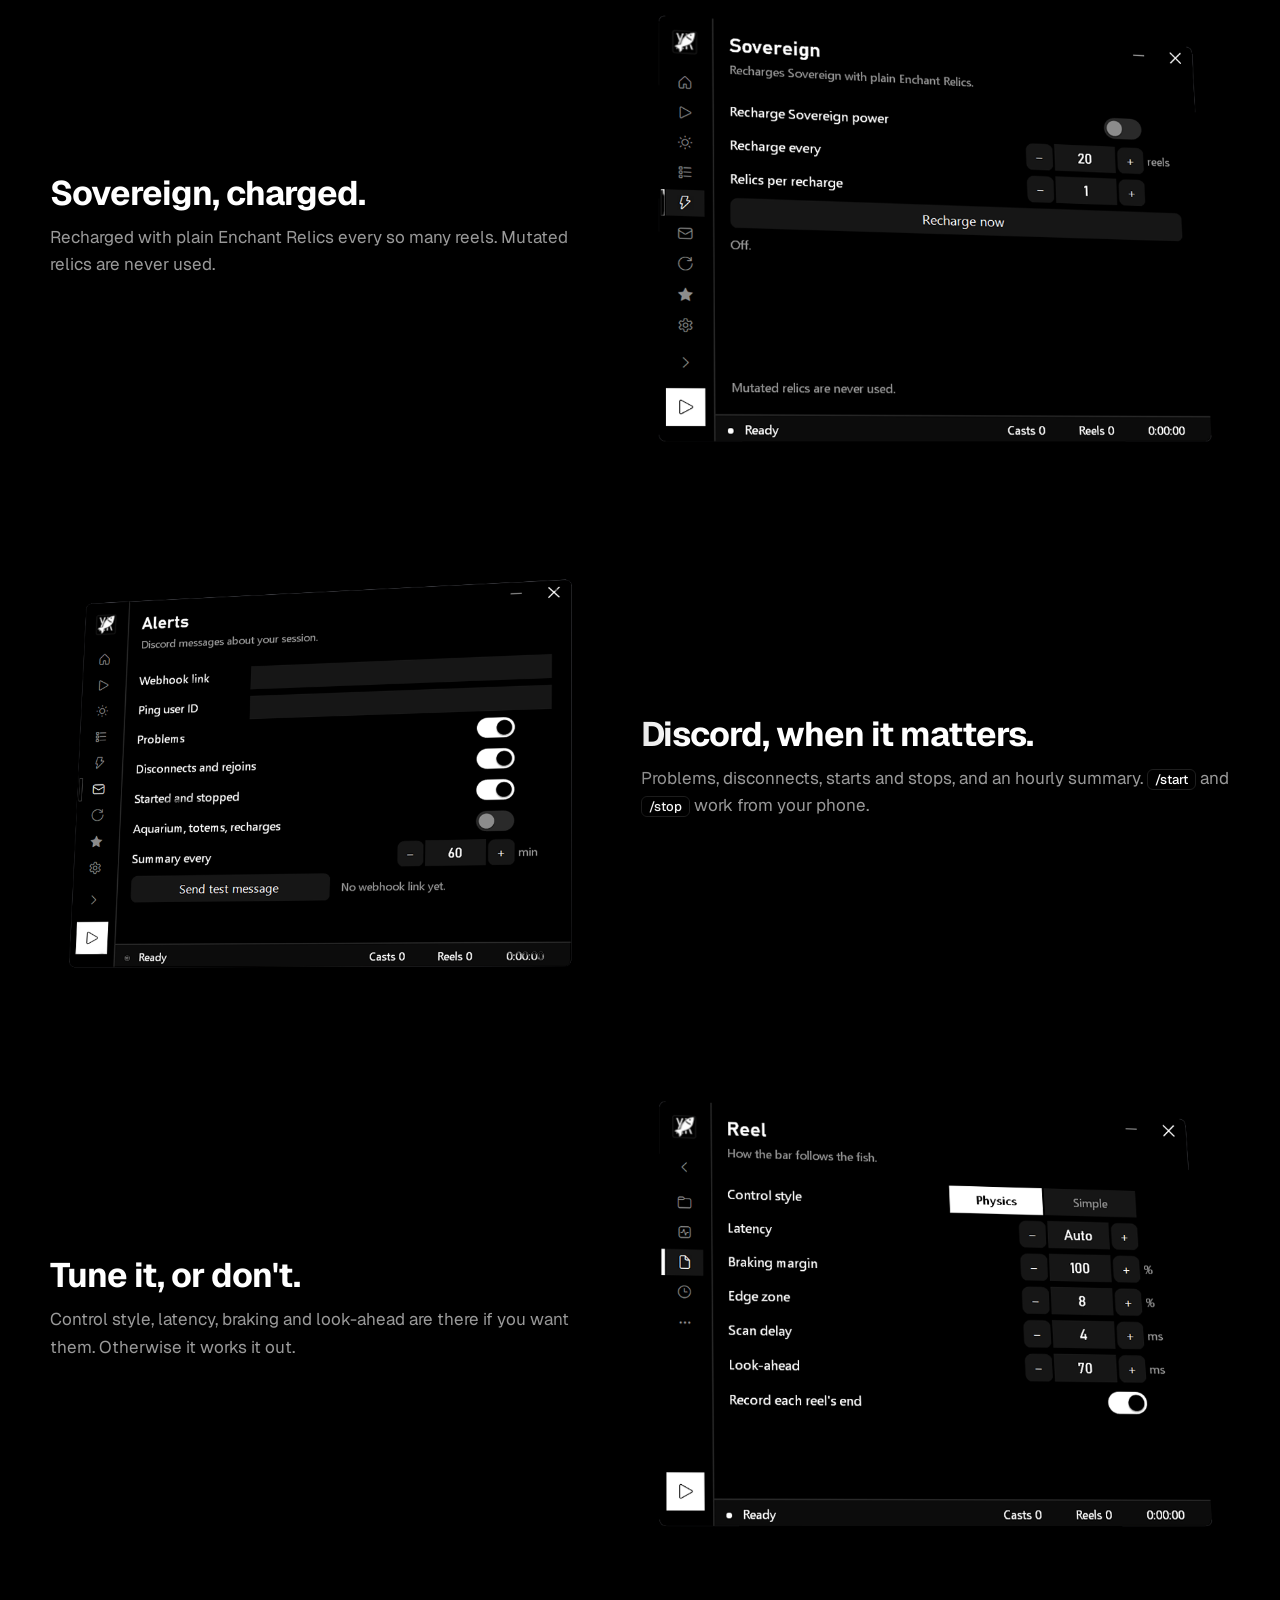
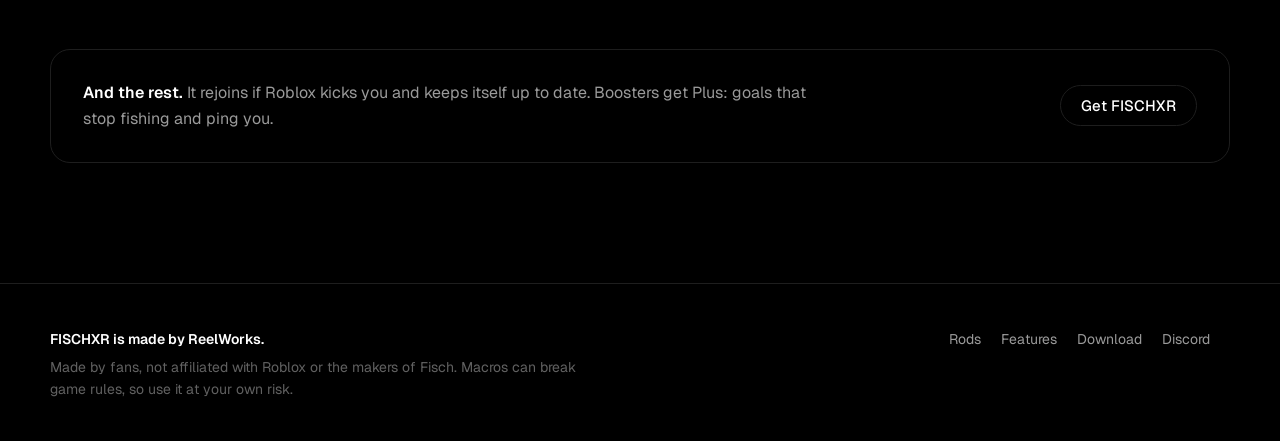
<file: features.html>
<!doctype html>
<html lang="en">
<head>
<meta charset="utf-8">
<meta name="viewport" content="width=device-width, initial-scale=1">
<meta name="theme-color" content="#000000">
<meta name="color-scheme" content="dark">
<title>Features | FISCHXR by ReelWorks</title>
<meta name="description" content="Everything FISCHXR does around the fishing: totems, aquarium, Sovereign, Discord alerts and more.">
<meta property="og:site_name" content="FISCHXR by ReelWorks">
<meta property="og:title" content="Features | FISCHXR by ReelWorks">
<meta property="og:description" content="Everything FISCHXR does around the fishing: totems, aquarium, Sovereign, Discord alerts and more.">
<meta name="twitter:card" content="summary">
<link rel="icon" href="assets/logo.png">
<link rel="preconnect" href="https://fonts.googleapis.com">
<link rel="preconnect" href="https://fonts.gstatic.com" crossorigin>
<link href="https://fonts.googleapis.com/css2?family=Geist:wght@300;400;500;600;700;800&display=swap" rel="stylesheet">
<link rel="stylesheet" href="assets/site.css?v=b367b976f6">
</head>
<body>
<a class="skip" href="#main">Skip to content</a>
<div class="progress" aria-hidden="true"></div>
<div class="bar">
  <div class="wrap">
    <a class="brand" href="index.html"><img src="assets/logo.png" alt=""><span><b>FISCHXR</b> <small>by ReelWorks</small></span></a>
    <nav aria-label="Pages"><a href="index.html">Home</a><a href="rods.html">Rods</a><a href="features.html" aria-current="page">Features</a><a href="changelog.html">Changelog</a><a href="about.html">About</a><a href="download.html">Download</a></nav>
    <div class="acts"><a class="quiet" href="https://discord.gg/ERkjTTYG4B">Discord</a><a class="btn white" href="download.html">Download</a>
      <button class="menu-btn" type="button" aria-label="Menu" aria-expanded="false" aria-controls="mnav"><span></span><span></span></button></div>
  </div>
</div>
<nav class="mnav" id="mnav" aria-label="Pages"><a href="index.html">Home</a><a href="rods.html">Rods</a><a href="features.html" aria-current="page">Features</a><a href="changelog.html">Changelog</a><a href="about.html">About</a><a href="download.html">Download</a><a href="https://discord.gg/ERkjTTYG4B">Discord</a></nav>
<main id="main">

<div class="wrap">
  <div class="top">
    <h1>Everything around the fishing.</h1>
    <p class="lede">The things you'd otherwise stay at your PC for.</p>
  </div>
  <section class="reveal">
    <div class="feat">
      <div class="words"><h3>Totems, on schedule.</h3><p>Add the totems you own and when to use them. It uses them between catches.</p></div>
      <img src="assets/app/totems.png" alt="FISCHXR's Totems page" loading="lazy">
    </div>
  </section>
  <section class="reveal">
    <div class="feat flip">
      <div class="words"><h3>Your aquarium, fed.</h3><p>Choose how often, how much food and how many buys. It goes and comes back between catches.</p></div>
      <img src="assets/app/aquarium.png" alt="FISCHXR's Aquarium page" loading="lazy">
    </div>
  </section>
  <section class="reveal">
    <div class="feat">
      <div class="words"><h3>Sovereign, charged.</h3><p>Recharged with plain Enchant Relics every so many reels. Mutated relics are never used.</p></div>
      <img src="assets/app/sovereign.png" alt="FISCHXR's Sovereign page" loading="lazy">
    </div>
  </section>
  <section class="reveal">
    <div class="feat flip">
      <div class="words"><h3>Discord, when it matters.</h3><p>Problems, disconnects, starts and stops, and an hourly summary. <kbd>/start</kbd> and <kbd>/stop</kbd> work from your phone.</p></div>
      <img src="assets/app/alerts.png" alt="FISCHXR's Alerts page" loading="lazy">
    </div>
  </section>
  <section class="reveal">
    <div class="feat">
      <div class="words"><h3>Tune it, or don't.</h3><p>Control style, latency, braking and look-ahead are there if you want them. Otherwise it works it out.</p></div>
      <img src="assets/app/reel.png" alt="FISCHXR's Reel page" loading="lazy">
    </div>
  </section>
  <section class="reveal">
    <div class="maker">
      <p><b>And the rest.</b> It rejoins if Roblox kicks you and keeps itself up to date. Boosters get Plus: goals that stop fishing and ping you.</p>
      <a class="btn ghost" href="download.html">Get FISCHXR</a>
    </div>
  </section>
</div>
</main>
<footer>
  <div class="wrap">
    <div>
      <p class="by">FISCHXR is made by ReelWorks.</p>
      <p>Made by fans, not affiliated with Roblox or the makers of Fisch. Macros can break game rules, so use it at your own risk.</p>
    </div>
    <nav aria-label="Footer links"><a href="rods.html">Rods</a><a href="features.html">Features</a><a href="download.html">Download</a><a href="https://discord.gg/ERkjTTYG4B">Discord</a></nav>
  </div>
</footer>
<script src="assets/site.js?v=5b0396bde8"></script>
</body>
</html>
</file>
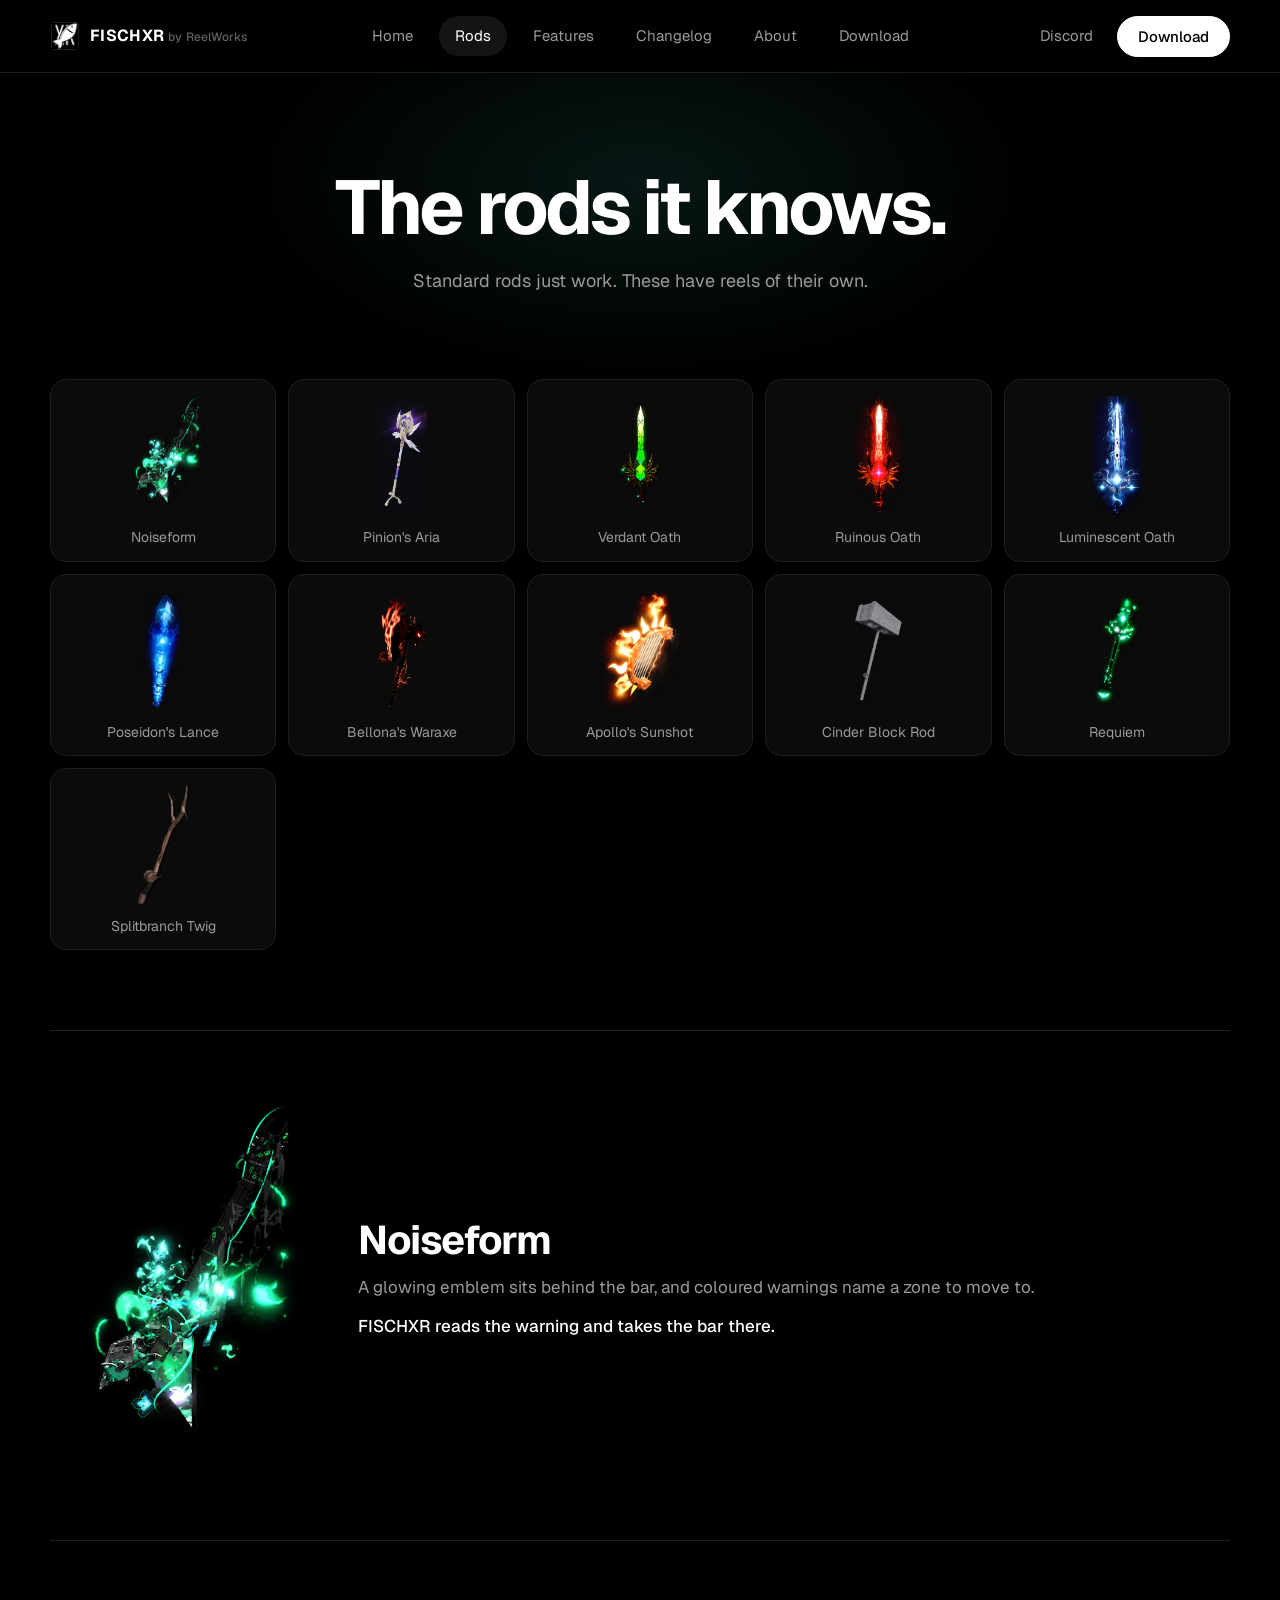
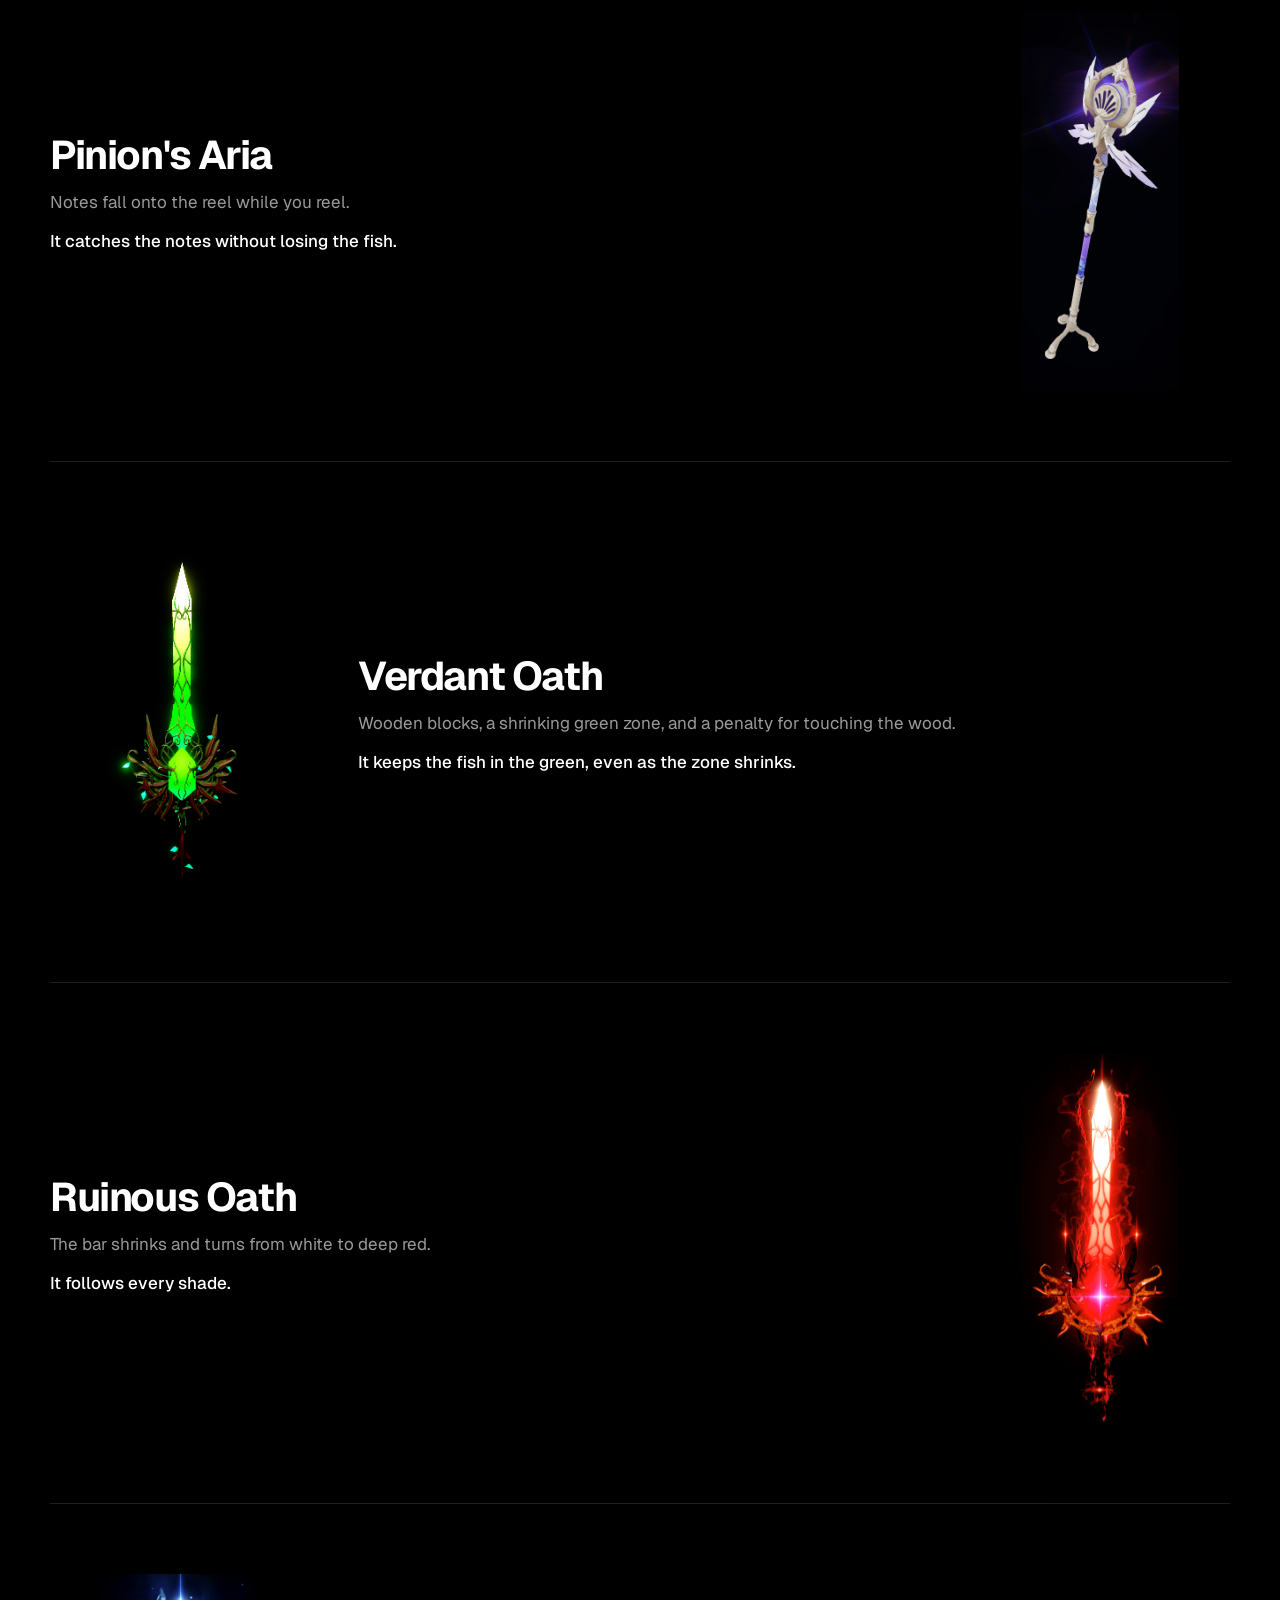
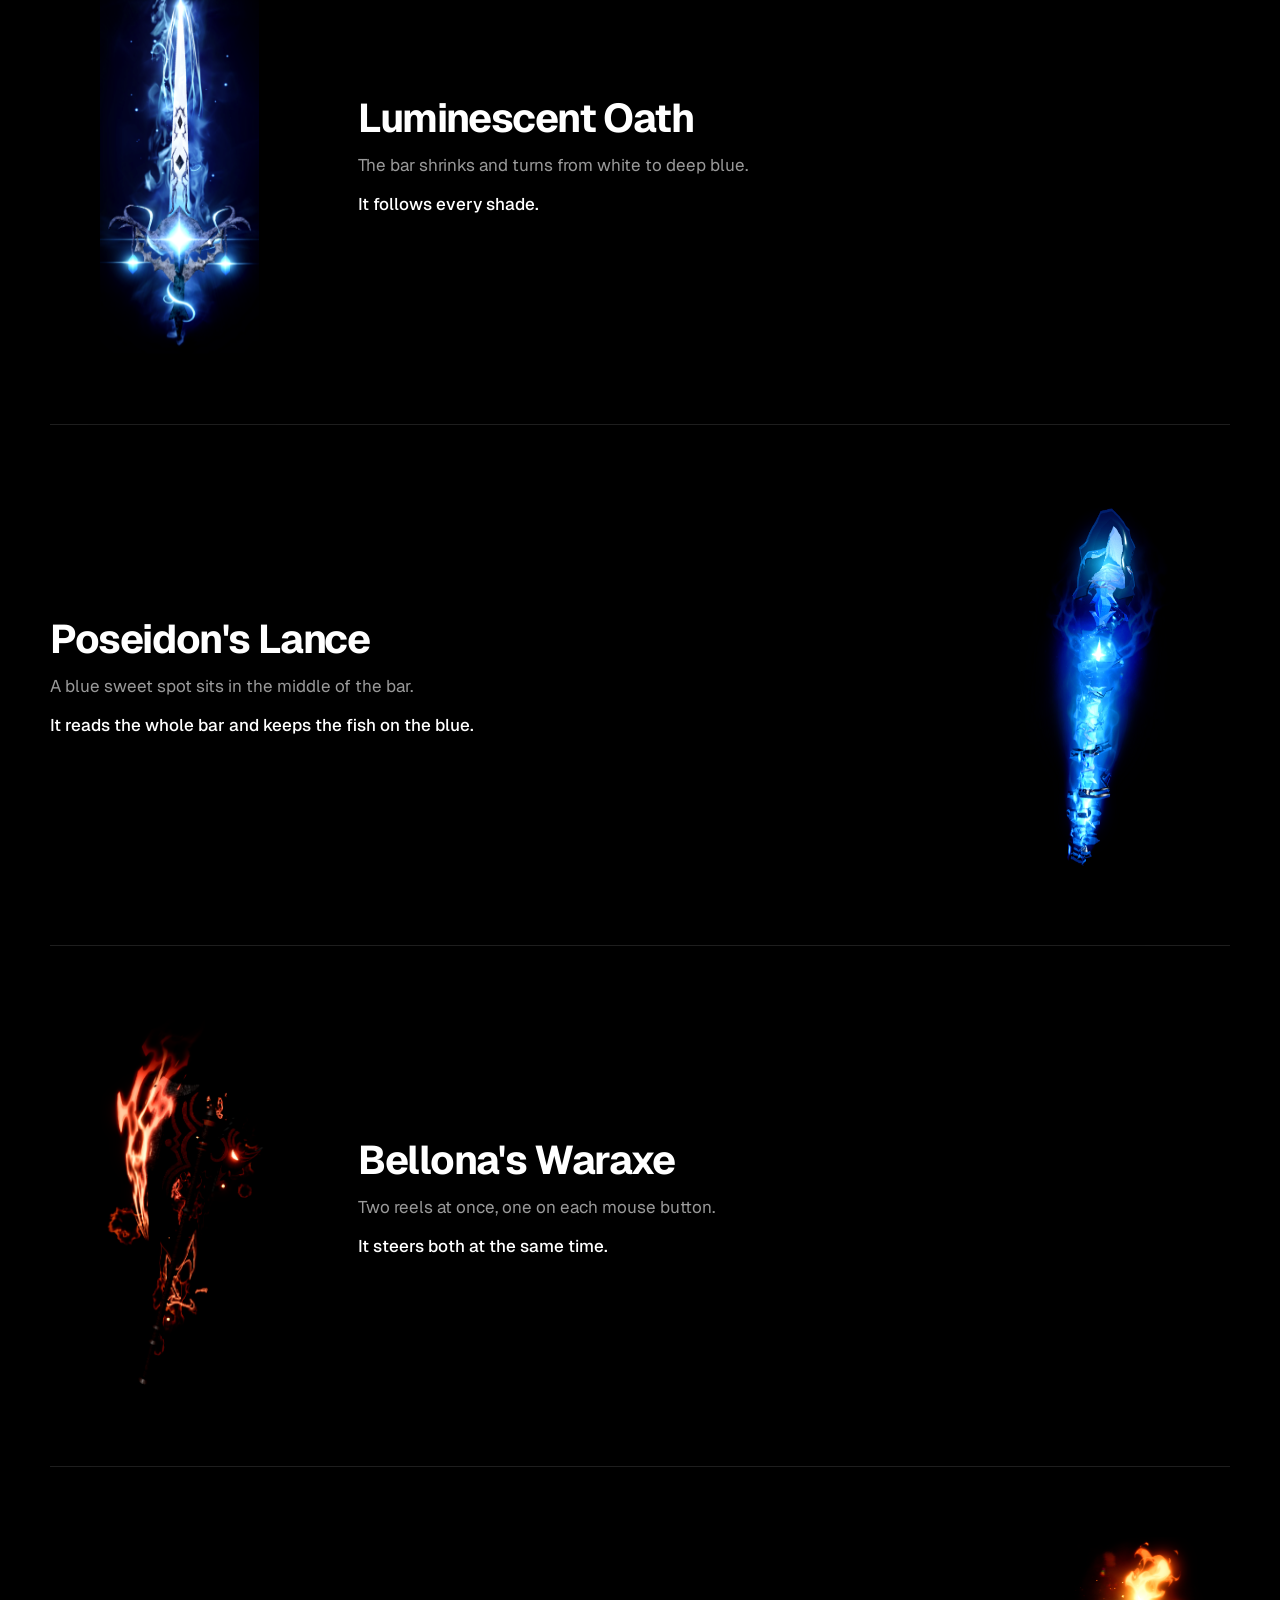
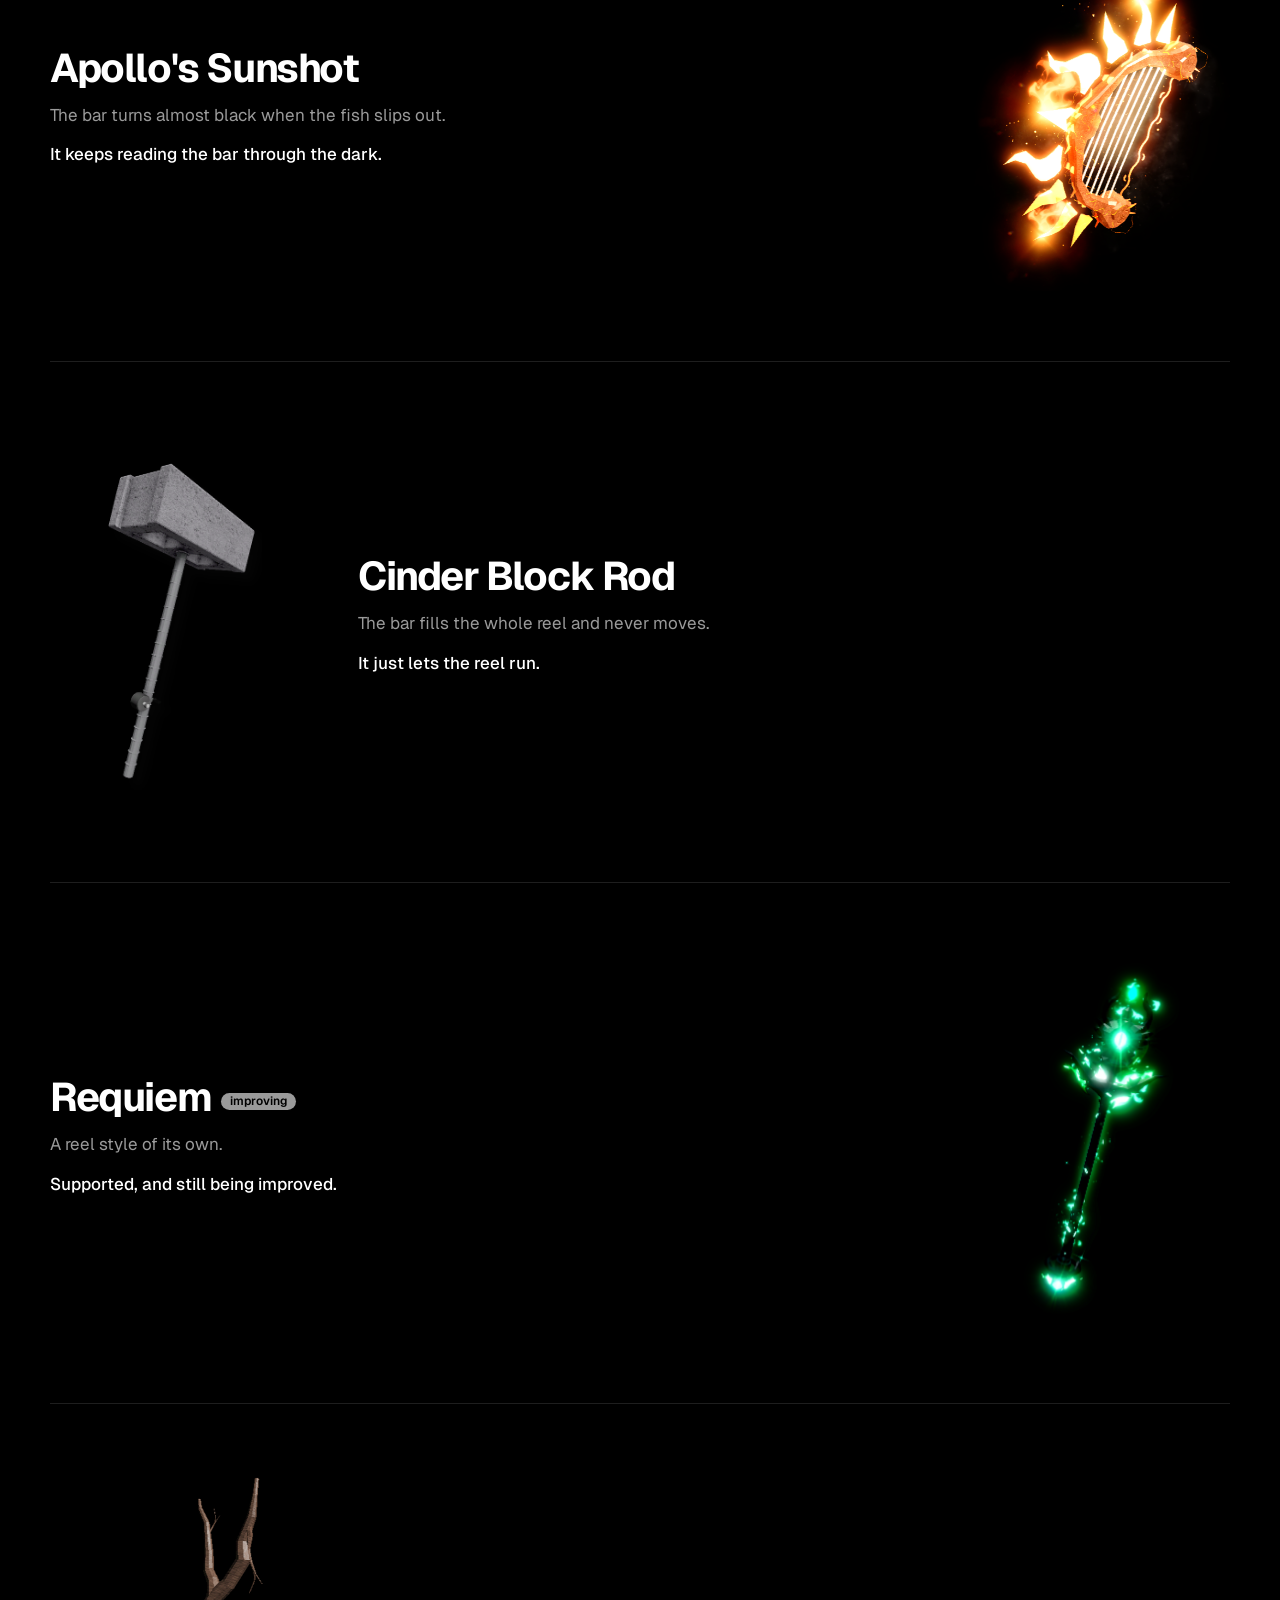
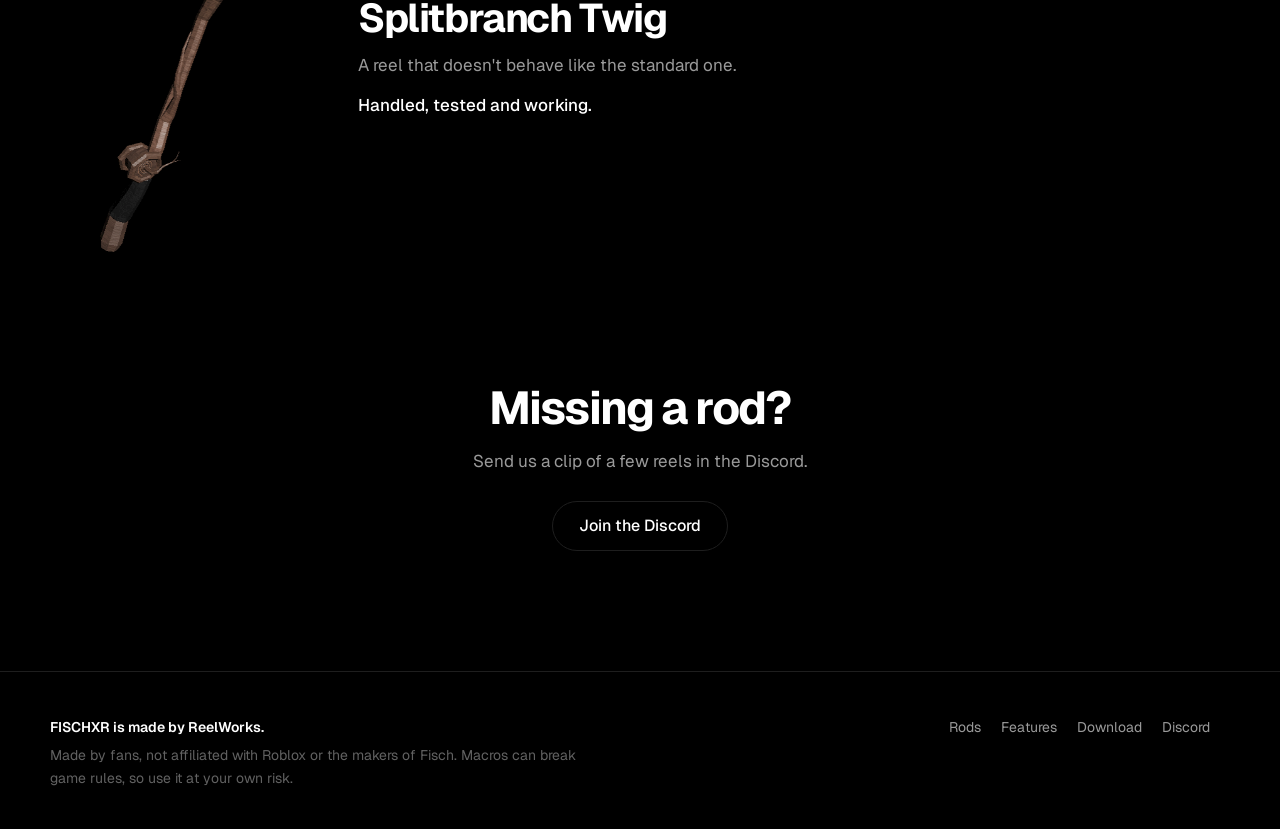
<file: rods.html>
<!doctype html>
<html lang="en">
<head>
<meta charset="utf-8">
<meta name="viewport" content="width=device-width, initial-scale=1">
<meta name="theme-color" content="#000000">
<meta name="color-scheme" content="dark">
<title>Rods | FISCHXR by ReelWorks</title>
<meta name="description" content="The rods FISCHXR handles, and what&#x27;s different about each one&#x27;s reel.">
<meta property="og:site_name" content="FISCHXR by ReelWorks">
<meta property="og:title" content="Rods | FISCHXR by ReelWorks">
<meta property="og:description" content="The rods FISCHXR handles, and what&#x27;s different about each one&#x27;s reel.">
<meta name="twitter:card" content="summary">
<link rel="icon" href="assets/logo.png">
<link rel="preconnect" href="https://fonts.googleapis.com">
<link rel="preconnect" href="https://fonts.gstatic.com" crossorigin>
<link href="https://fonts.googleapis.com/css2?family=Geist:wght@300;400;500;600;700;800&display=swap" rel="stylesheet">
<link rel="stylesheet" href="assets/site.css?v=b367b976f6">
</head>
<body>
<a class="skip" href="#main">Skip to content</a>
<div class="progress" aria-hidden="true"></div>
<div class="bar">
  <div class="wrap">
    <a class="brand" href="index.html"><img src="assets/logo.png" alt=""><span><b>FISCHXR</b> <small>by ReelWorks</small></span></a>
    <nav aria-label="Pages"><a href="index.html">Home</a><a href="rods.html" aria-current="page">Rods</a><a href="features.html">Features</a><a href="changelog.html">Changelog</a><a href="about.html">About</a><a href="download.html">Download</a></nav>
    <div class="acts"><a class="quiet" href="https://discord.gg/ERkjTTYG4B">Discord</a><a class="btn white" href="download.html">Download</a>
      <button class="menu-btn" type="button" aria-label="Menu" aria-expanded="false" aria-controls="mnav"><span></span><span></span></button></div>
  </div>
</div>
<nav class="mnav" id="mnav" aria-label="Pages"><a href="index.html">Home</a><a href="rods.html" aria-current="page">Rods</a><a href="features.html">Features</a><a href="changelog.html">Changelog</a><a href="about.html">About</a><a href="download.html">Download</a><a href="https://discord.gg/ERkjTTYG4B">Discord</a></nav>
<main id="main">

<div class="wrap">
  <div class="top">
    <h1>The rods it knows.</h1>
    <p class="lede">Standard rods just work. These have reels of their own.</p>
  </div>
  <div class="rodgrid stagger">
    <a href="#noiseform" data-c="#3FE0A0"><img src="assets/renders/noiseform.png" alt="" loading="lazy">Noiseform</a>
    <a href="#pinion" data-c="#A98BFF"><img src="assets/renders/pinion.png" alt="" loading="lazy">Pinion&#x27;s Aria</a>
    <a href="#verdant" data-c="#6BE04A"><img src="assets/renders/verdant.png" alt="" loading="lazy">Verdant Oath</a>
    <a href="#ruinous" data-c="#FF4040"><img src="assets/renders/ruinous.png" alt="" loading="lazy">Ruinous Oath</a>
    <a href="#luminescent" data-c="#4F8BFF"><img src="assets/renders/luminescent.png" alt="" loading="lazy">Luminescent Oath</a>
    <a href="#poseidon" data-c="#3FA8FF"><img src="assets/renders/poseidon.png" alt="" loading="lazy">Poseidon&#x27;s Lance</a>
    <a href="#bellona" data-c="#FF6A3A"><img src="assets/renders/bellona.png" alt="" loading="lazy">Bellona&#x27;s Waraxe</a>
    <a href="#apollo" data-c="#FFA640"><img src="assets/renders/apollo.png" alt="" loading="lazy">Apollo&#x27;s Sunshot</a>
    <a href="#cinder" data-c="#BDBDBD"><img src="assets/renders/cinder.png" alt="" loading="lazy">Cinder Block Rod</a>
    <a href="#requiem" data-c="#35D07F"><img src="assets/renders/requiem.png" alt="" loading="lazy">Requiem</a>
    <a href="#splitbranch" data-c="#C79463"><img src="assets/renders/splitbranch.png" alt="" loading="lazy">Splitbranch Twig</a>
  </div>
</div>
<div class="wrap" style="margin-top:80px">
  <article class="rod reveal" id="noiseform" data-c="#3FE0A0">
    <div class="art"><img class="tilt" src="assets/renders/noiseform.png" alt="Noiseform" loading="lazy"></div>
    <div>
      <h2>Noiseform</h2>
      <p>A glowing emblem sits behind the bar, and coloured warnings name a zone to move to.</p>
      <p><b>FISCHXR reads the warning and takes the bar there.</b></p>
    </div>
  </article>
  <article class="rod reveal" id="pinion" data-c="#A98BFF">
    <div class="art"><img class="tilt" src="assets/renders/pinion.png" alt="Pinion&#x27;s Aria" loading="lazy"></div>
    <div>
      <h2>Pinion&#x27;s Aria</h2>
      <p>Notes fall onto the reel while you reel.</p>
      <p><b>It catches the notes without losing the fish.</b></p>
    </div>
  </article>
  <article class="rod reveal" id="verdant" data-c="#6BE04A">
    <div class="art"><img class="tilt" src="assets/renders/verdant.png" alt="Verdant Oath" loading="lazy"></div>
    <div>
      <h2>Verdant Oath</h2>
      <p>Wooden blocks, a shrinking green zone, and a penalty for touching the wood.</p>
      <p><b>It keeps the fish in the green, even as the zone shrinks.</b></p>
    </div>
  </article>
  <article class="rod reveal" id="ruinous" data-c="#FF4040">
    <div class="art"><img class="tilt" src="assets/renders/ruinous.png" alt="Ruinous Oath" loading="lazy"></div>
    <div>
      <h2>Ruinous Oath</h2>
      <p>The bar shrinks and turns from white to deep red.</p>
      <p><b>It follows every shade.</b></p>
    </div>
  </article>
  <article class="rod reveal" id="luminescent" data-c="#4F8BFF">
    <div class="art"><img class="tilt" src="assets/renders/luminescent.png" alt="Luminescent Oath" loading="lazy"></div>
    <div>
      <h2>Luminescent Oath</h2>
      <p>The bar shrinks and turns from white to deep blue.</p>
      <p><b>It follows every shade.</b></p>
    </div>
  </article>
  <article class="rod reveal" id="poseidon" data-c="#3FA8FF">
    <div class="art"><img class="tilt" src="assets/renders/poseidon.png" alt="Poseidon&#x27;s Lance" loading="lazy"></div>
    <div>
      <h2>Poseidon&#x27;s Lance</h2>
      <p>A blue sweet spot sits in the middle of the bar.</p>
      <p><b>It reads the whole bar and keeps the fish on the blue.</b></p>
    </div>
  </article>
  <article class="rod reveal" id="bellona" data-c="#FF6A3A">
    <div class="art"><img class="tilt" src="assets/renders/bellona.png" alt="Bellona&#x27;s Waraxe" loading="lazy"></div>
    <div>
      <h2>Bellona&#x27;s Waraxe</h2>
      <p>Two reels at once, one on each mouse button.</p>
      <p><b>It steers both at the same time.</b></p>
    </div>
  </article>
  <article class="rod reveal" id="apollo" data-c="#FFA640">
    <div class="art"><img class="tilt" src="assets/renders/apollo.png" alt="Apollo&#x27;s Sunshot" loading="lazy"></div>
    <div>
      <h2>Apollo&#x27;s Sunshot</h2>
      <p>The bar turns almost black when the fish slips out.</p>
      <p><b>It keeps reading the bar through the dark.</b></p>
    </div>
  </article>
  <article class="rod reveal" id="cinder" data-c="#BDBDBD">
    <div class="art"><img class="tilt" src="assets/renders/cinder.png" alt="Cinder Block Rod" loading="lazy"></div>
    <div>
      <h2>Cinder Block Rod</h2>
      <p>The bar fills the whole reel and never moves.</p>
      <p><b>It just lets the reel run.</b></p>
    </div>
  </article>
  <article class="rod reveal" id="requiem" data-c="#35D07F">
    <div class="art"><img class="tilt" src="assets/renders/requiem.png" alt="Requiem" loading="lazy"></div>
    <div>
      <h2>Requiem<span class="tag">improving</span></h2>
      <p>A reel style of its own.</p>
      <p><b>Supported, and still being improved.</b></p>
    </div>
  </article>
  <article class="rod reveal" id="splitbranch" data-c="#C79463">
    <div class="art"><img class="tilt" src="assets/renders/splitbranch.png" alt="Splitbranch Twig" loading="lazy"></div>
    <div>
      <h2>Splitbranch Twig</h2>
      <p>A reel that doesn't behave like the standard one.</p>
      <p><b>Handled, tested and working.</b></p>
    </div>
  </article>
  <section class="centered reveal" style="padding-top:60px">
    <h2>Missing a rod?</h2>
    <p class="sub" style="margin-bottom:26px">Send us a clip of a few reels in the Discord.</p>
    <a class="btn ghost big" href="https://discord.gg/ERkjTTYG4B">Join the Discord</a>
  </section>
</div>
</main>
<footer>
  <div class="wrap">
    <div>
      <p class="by">FISCHXR is made by ReelWorks.</p>
      <p>Made by fans, not affiliated with Roblox or the makers of Fisch. Macros can break game rules, so use it at your own risk.</p>
    </div>
    <nav aria-label="Footer links"><a href="rods.html">Rods</a><a href="features.html">Features</a><a href="download.html">Download</a><a href="https://discord.gg/ERkjTTYG4B">Discord</a></nav>
  </div>
</footer>
<script src="assets/site.js?v=5b0396bde8"></script>
</body>
</html>
</file>
<file: assets/site.css>
/* FISCHXR site styles */
:root {
  --black: #000; --panel: #0B0B0B; --line: #1E1E1E; --white: #FFF; --dim: #9A9A9A; --faint: #616161;
  --sea: #3FE0C8;
  --font: "Geist", "Segoe UI", system-ui, sans-serif;
}
* { box-sizing: border-box; }
html { scroll-behavior: smooth; scroll-padding-top: 84px; }
body { margin: 0; background: var(--black); color: var(--white); font: 400 16px/1.6 var(--font); -webkit-font-smoothing: antialiased; overflow-x: hidden; }
a { color: inherit; text-decoration: none; }
img { max-width: 100%; display: block; }
:focus-visible { outline: 2px solid var(--white); outline-offset: 3px; border-radius: 8px; }
.wrap { width: min(1180px, 100% - 48px); margin-inline: auto; }
kbd { font: 500 13px var(--font); border: 1px solid var(--line); border-radius: 6px; padding: 1px 7px; color: var(--white); }

/* how far down the page you are */
.progress { position: fixed; top: 0; left: 0; height: 2px; width: 100%; transform-origin: 0 50%; transform: scaleX(0); background: var(--sea); z-index: 50; }

/* the header */
.bar { position: sticky; top: 0; z-index: 20; background: rgba(0,0,0,.72); backdrop-filter: blur(14px); -webkit-backdrop-filter: blur(14px); border-bottom: 1px solid var(--line); }
.bar .wrap { display: flex; align-items: center; height: 66px; gap: 26px; }
.brand { display: flex; align-items: center; gap: 10px; }
.brand img { width: 30px; height: 30px; border-radius: 7px; }
.brand b { font-weight: 700; letter-spacing: .02em; }
.brand small { color: var(--faint); font-size: 12px; font-weight: 500; letter-spacing: .01em; }
.bar nav { display: flex; gap: 4px; margin-right: auto; }
.bar nav a { color: var(--dim); font-size: 15px; padding: 7px 12px; border-radius: 999px; transition: color .15s, background-color .15s; }
.bar nav a:hover { color: var(--white); }
.bar nav a[aria-current="page"] { color: var(--white); background: #141414; }
.bar .quiet { color: var(--dim); font-size: 15px; transition: color .15s; }
.bar .quiet:hover { color: var(--white); }

.btn { display: inline-flex; align-items: center; justify-content: center; gap: 10px; font: 500 15px/1 var(--font); padding: 12px 20px; border-radius: 999px; border: 1px solid var(--line); transition: transform .15s, background-color .15s, border-color .15s; white-space: nowrap; }
.btn:hover { transform: translateY(-1px); }
.btn.white { background: var(--white); color: var(--black); border-color: var(--white); }
.btn.ghost:hover { border-color: var(--faint); }
.btn.big { font-size: 16px; padding: 16px 26px; }
.btn svg { width: 18px; height: 18px; }

/* page tops */
.top { text-align: center; padding: 96px 0 10px; position: relative; }
.top::before { content: ""; position: absolute; inset: -60px -30vw auto; height: 560px; z-index: -1; pointer-events: none;
  background: radial-gradient(560px 280px at 50% 30%, rgba(63,224,200,.10), transparent 70%);
  animation: drift 16s ease-in-out infinite alternate; }
@keyframes drift { to { transform: translate3d(-3%, 3%, 0); } }
h1 { font-weight: 700; font-size: clamp(40px, 6vw, 76px); line-height: 1.02; letter-spacing: -.04em; margin: 0 auto 20px; max-width: 16ch; }
.lede { color: var(--dim); font-size: 18px; max-width: 50ch; margin: 0 auto 30px; }
.lede b { color: var(--white); font-weight: 500; }

/* downloads always sit in the middle */
.get { display: flex; flex-direction: column; align-items: center; text-align: center; gap: 14px; }
.get .row { display: flex; flex-wrap: wrap; justify-content: center; gap: 12px; }
.get .fine { color: var(--faint); font-size: 13px; margin: 0; }

section { padding: 110px 0 0; }
h2 { font-weight: 700; font-size: clamp(30px, 4vw, 46px); letter-spacing: -.035em; line-height: 1.08; margin: 0 0 14px; }
.sub { color: var(--dim); font-size: 17px; max-width: 58ch; margin: 0; }
.centered { text-align: center; }
.centered .sub { margin-inline: auto; }

/* the live reel (home) */
.live { background: var(--panel); border: 1px solid var(--line); border-radius: 22px; padding: 22px 26px 18px; max-width: 820px; margin: 64px auto 0; box-shadow: 0 40px 90px rgba(0,0,0,.7); }
.live .head { display: flex; justify-content: space-between; align-items: baseline; color: var(--dim); font-size: 13px; margin-bottom: 12px; }
.live .head b { color: var(--white); font-weight: 600; font-size: 15px; }
.dot { display: inline-block; width: 8px; height: 8px; border-radius: 50%; background: var(--sea); margin-right: 8px; animation: ping 2s infinite; }
@keyframes ping { 0% { box-shadow: 0 0 0 0 rgba(63,224,200,.6); } 70%, 100% { box-shadow: 0 0 0 9px rgba(63,224,200,0); } }
canvas#reel { width: 100%; height: 160px; display: block; }

/* the rod shelf: renders drifting past */
.shelf { margin-top: 90px; overflow: hidden; -webkit-mask-image: linear-gradient(90deg, transparent, #000 8%, #000 92%, transparent); mask-image: linear-gradient(90deg, transparent, #000 8%, #000 92%, transparent); }
.shelf .track { display: flex; gap: 34px; width: max-content; animation: slide 70s linear infinite; padding: 10px 0; }
.shelf:hover .track { animation-play-state: paused; }
@keyframes slide { to { transform: translateX(-50%); } }
.shelf a { flex: none; width: 150px; text-align: center; color: var(--dim); font-size: 14px; transition: color .15s; }
.shelf a:hover { color: var(--white); }
.shelf a img { height: 210px; width: auto; margin: 0 auto 10px; object-fit: contain; filter: drop-shadow(0 12px 24px rgba(0,0,0,.6)); transition: transform .3s; }
.shelf a:hover img { transform: translateY(-6px) rotate(-3deg); }

/* numbers */
.count { display: flex; flex-wrap: wrap; justify-content: center; gap: 20px 80px; padding: 34px 0; border-top: 1px solid var(--line); border-bottom: 1px solid var(--line); }
.count div { text-align: center; }
.count b { display: block; font-weight: 700; font-size: clamp(40px, 5vw, 60px); letter-spacing: -.04em; line-height: 1; font-variant-numeric: tabular-nums; }
.count span { color: var(--dim); font-size: 14px; }

/* a feature row: words one side, the app the other */
.feat { display: grid; grid-template-columns: 1fr 1.1fr; gap: 56px; align-items: center; }
.feat.flip .words { order: 2; }
.feat h3 { font-weight: 700; font-size: clamp(24px, 2.8vw, 34px); letter-spacing: -.03em; line-height: 1.12; margin: 0 0 12px; }
.feat p { color: var(--dim); font-size: 17px; margin: 0 0 10px; }
.feat img { filter: drop-shadow(0 30px 60px rgba(0,0,0,.8)); }

/* the rods page */
.rodgrid { display: grid; grid-template-columns: repeat(5, 1fr); gap: 12px; margin-top: 44px; }
.rodgrid a { border: 1px solid var(--line); border-radius: 16px; padding: 16px 10px 12px; text-align: center; color: var(--dim); font-size: 14px; background: var(--panel); transition: border-color .15s, color .15s, transform .2s; }
.rodgrid a:hover { border-color: var(--faint); color: var(--white); transform: translateY(-3px); }
.rodgrid img { height: 120px; width: auto; margin: 0 auto 10px; object-fit: contain; }
.rod { display: grid; grid-template-columns: 260px 1fr; gap: 48px; align-items: center; padding: 70px 0; border-top: 1px solid var(--line); }
.rod:nth-of-type(even) { grid-template-columns: 1fr 260px; }
.rod:nth-of-type(even) .art { order: 2; }
.rod .art img { max-height: 380px; width: auto; margin: 0 auto; object-fit: contain; filter: drop-shadow(0 20px 40px rgba(0,0,0,.7)); }
.rod h2 { font-size: clamp(28px, 3.4vw, 40px); margin-bottom: 12px; }
.rod p { color: var(--dim); font-size: 17px; margin: 0 0 12px; max-width: 62ch; }
.rod p b { color: var(--white); font-weight: 500; }
.rod .shot { margin-top: 18px; border-radius: 14px; overflow: hidden; border: 1px solid var(--line); }
.rod .shot img { width: 100%; aspect-ratio: 1392 / 300; object-fit: cover; }
.tag { display: inline-block; font-size: 12px; font-weight: 600; color: var(--black); background: var(--dim); border-radius: 999px; padding: 2px 9px; margin-left: 10px; vertical-align: 6px; letter-spacing: 0; }

/* download page steps */
.steps { list-style: none; counter-reset: s; padding: 0; margin: 60px auto 0; display: grid; grid-template-columns: repeat(3, 1fr); gap: 30px; max-width: 980px; text-align: left; }
.steps li { counter-increment: s; border-top: 1px solid var(--line); padding-top: 18px; color: var(--dim); }
.steps li::before { content: counter(s); display: block; color: var(--white); font-weight: 700; font-size: 30px; margin-bottom: 6px; }
.steps li b { color: var(--white); font-weight: 500; }
.note { max-width: 640px; margin: 60px auto 0; border: 1px solid var(--line); border-radius: 18px; padding: 22px 26px; color: var(--dim); text-align: left; }
.note b { color: var(--white); font-weight: 600; }

.maker { display: flex; flex-wrap: wrap; align-items: center; justify-content: space-between; gap: 22px; border: 1px solid var(--line); border-radius: 20px; padding: 30px 32px; }
.maker p { margin: 0; color: var(--dim); max-width: 66ch; }
.maker p b { color: var(--white); font-weight: 600; }

footer { margin-top: 120px; border-top: 1px solid var(--line); padding: 44px 0 40px; color: var(--dim); font-size: 14px; }
footer .wrap { display: flex; flex-wrap: wrap; justify-content: space-between; gap: 20px 40px; }
footer nav a { margin-right: 20px; }
footer nav a:hover { color: var(--white); }
footer p { margin: 6px 0 0; color: var(--faint); max-width: 62ch; }
footer .by { color: var(--white); font-weight: 600; margin: 0; }

/* things ease in as you reach them */
.reveal { opacity: 0; transform: translateY(18px); transition: opacity .7s ease, transform .7s ease; }
.reveal.in { opacity: 1; transform: none; }

@media (max-width: 900px) {
  .bar nav, .bar .quiet { display: none; }
  .bar .wrap { justify-content: space-between; }
  .feat, .feat.flip { grid-template-columns: 1fr; gap: 28px; }
  .feat.flip .words { order: 0; }
  .rodgrid { grid-template-columns: repeat(3, 1fr); }
  .rod, .rod:nth-of-type(even) { grid-template-columns: 1fr; gap: 24px; padding: 50px 0; }
  .rod:nth-of-type(even) .art { order: 0; }
  .rod .art img { max-height: 260px; }
  .steps { grid-template-columns: 1fr; }
}
@media (max-width: 520px) { .rodgrid { grid-template-columns: repeat(2, 1fr); } }
@media (prefers-reduced-motion: reduce) {
  html { scroll-behavior: auto; }
  .top::before, .shelf .track, .dot { animation: none; }
  .shelf { overflow-x: auto; }
  .reveal { opacity: 1; transform: none; transition: none; }
  .btn, .shelf a img, .rodgrid a { transition: none; }
}

/* Header layout and rod hover effects */
.bar .wrap { display: grid; grid-template-columns: 1fr auto 1fr; height: 72px; gap: 20px; }
.bar nav { margin: 0; gap: 10px; justify-self: center; }
.bar nav a { padding: 8px 16px; }
.bar .acts { justify-self: end; display: flex; align-items: center; gap: 24px; }

/* the page takes on the color of whatever rod you point at */
.ambient { position: fixed; inset: 0; pointer-events: none; z-index: -2; opacity: 0; transition: opacity .7s ease;
  background: radial-gradient(1000px 680px at var(--gx, 50%) var(--gy, 45%), var(--glowa, rgba(63,224,200,.16)), transparent 70%); }
body.lit .ambient { opacity: 1; }
/* a soft light that follows the mouse */
.spot { position: fixed; left: 0; top: 0; width: 420px; height: 420px; margin: -210px 0 0 -210px; border-radius: 50%; pointer-events: none; z-index: -1;
  background: radial-gradient(closest-side, rgba(255,255,255,.028), transparent); transform: translate3d(-999px, -999px, 0); }
#motes { position: absolute; inset: 0; width: 100%; height: 100%; z-index: -1; pointer-events: none; }

/* things with a color glow in it when you point at them */
.shelf a:hover img { filter: drop-shadow(0 0 12px var(--c, #3FE0C8)); }
.rodgrid a:hover { border-color: var(--c, var(--faint)); box-shadow: 0 0 26px -14px var(--c, transparent); }
.tilt { transition: transform .25s ease, filter .35s ease; will-change: transform; }
.rod:hover .art img { filter: drop-shadow(0 0 20px var(--c, #3FE0C8)); }

/* a shine across the main button */
.btn.white { position: relative; overflow: hidden; }
.btn.white::after { content: ""; position: absolute; inset: 0; background: linear-gradient(110deg, transparent 35%, rgba(63,224,200,.45) 50%, transparent 65%); transform: translateX(-130%); }
.btn.white:hover::after { transform: translateX(130%); transition: transform .75s ease; }

/* the opening rises in */
.top h1, .top .lede, .top .get { animation: rise .8s cubic-bezier(.2,.7,.2,1) both; }
.top .lede { animation-delay: .08s; } .top .get { animation-delay: .16s; }
@keyframes rise { from { opacity: 0; transform: translateY(18px); } }

/* grids fill in one after another */
.stagger > * { opacity: 0; transform: translateY(14px); transition: opacity .6s ease, transform .6s ease; }
.stagger.in > * { opacity: 1; transform: none; }

/* Free vs Plus */
.cmp { width: 100%; max-width: 960px; margin: 56px auto 0; border-collapse: separate; border-spacing: 0; font-size: 16px; }
.cmp th, .cmp td { padding: 19px 18px; text-align: center; border-bottom: 1px solid var(--line); font-weight: 400; }
.cmp th[scope="row"] { text-align: left; color: var(--dim); }
.cmp thead th { padding-top: 34px; padding-bottom: 26px; vertical-align: bottom; }
.cmp thead th:first-child { border-bottom-color: transparent; }
.cmp .name { display: block; color: var(--dim); font-weight: 600; font-size: 15px; }
.cmp .price { display: block; font-weight: 800; font-size: 38px; letter-spacing: -.035em; color: var(--white); line-height: 1.1; margin: 6px 0 4px; }
.cmp .small { display: block; color: var(--faint); font-size: 13px; }
.cmp .pl { background: #0C0C0C; border-left: 1px solid #2C2C2C; border-right: 1px solid #2C2C2C; }
.cmp thead .pl { border-top: 1px solid #2C2C2C; border-radius: 22px 22px 0 0; position: relative; }
.cmp thead .pl .name { color: var(--white); }
.cmp tfoot td { border-bottom: 0; padding-top: 28px; padding-bottom: 30px; }
.cmp tfoot .pl { border-bottom: 1px solid #2C2C2C; border-radius: 0 0 22px 22px; }
.cmp .badge { position: absolute; top: -13px; left: 50%; transform: translateX(-50%); background: var(--white); color: var(--black); font-size: 12px; font-weight: 700; padding: 4px 12px; border-radius: 999px; white-space: nowrap; }
.cmp svg { width: 19px; height: 19px; vertical-align: middle; }
.cmp .no { color: #474747; }
.cmp tbody tr { transition: background-color .2s; }
.cmp tbody tr:hover { background: #070707; }

@media (max-width: 900px) {
  .bar .wrap { grid-template-columns: 1fr auto; }
  .bar .acts .quiet { display: none; }
  .cmp { font-size: 14px; }
  .cmp th, .cmp td { padding: 14px 8px; }
  .cmp .price { font-size: 26px; }
}
@media (prefers-reduced-motion: reduce) {
  .top h1, .top .lede, .top .get { animation: none; }
  .stagger > * { opacity: 1; transform: none; transition: none; }
  .btn.white::after, .spot, #motes { display: none; }
  .ambient, .tilt { transition: none; }
}

/* Plus section and small effects */
.sr { position: absolute; width: 1px; height: 1px; overflow: hidden; clip: rect(0 0 0 0); white-space: nowrap; }
.live .head .rod-now { color: var(--dim); margin-left: 8px; font-weight: 400; }

/* the menu: a line slides in under the link you point at */
.bar nav a { position: relative; }
.bar nav a::after { content: ""; position: absolute; left: 16px; right: 16px; bottom: 3px; height: 1px; background: var(--sea); transform: scaleX(0); transition: transform .25s ease; }
.bar nav a:hover::after { transform: scaleX(1); }

/* rods float a little on the Rods page */
.rod .art img { animation: bob 5.5s ease-in-out infinite; }
.rod:nth-of-type(even) .art img { animation-delay: -2.7s; }
@keyframes bob { 50% { translate: 0 -8px; } }

/* a light passes over the numbers now and then */
.count { position: relative; overflow: hidden; }
.count::after { content: ""; position: absolute; top: 0; bottom: 0; left: -30%; width: 30%; pointer-events: none;
  background: linear-gradient(90deg, transparent, rgba(255,255,255,.05), transparent); animation: sweep 7s ease-in-out infinite; }
@keyframes sweep { 60%, 100% { left: 130%; } }

/* Plus: pink */
.plus-sec { position: relative; }
.plus-sec::before { content: ""; position: absolute; inset: -40px -20vw 0; z-index: -1; pointer-events: none;
  background: radial-gradient(640px 420px at 75% 62%, rgba(255,79,216,.12), transparent 70%), radial-gradient(420px 260px at 30% 20%, rgba(170,70,255,.06), transparent 70%); }
.pink { background: linear-gradient(90deg, #FF4FD8, #FFB2EF, #B56BFF, #FF4FD8); background-size: 300% 100%;
  -webkit-background-clip: text; background-clip: text; color: transparent; animation: pinkflow 6s linear infinite; }
@keyframes pinkflow { to { background-position: 300% 0; } }

.chart { display: grid; grid-template-columns: 1.5fr 1fr 1fr; max-width: 960px; margin: 60px auto 0; text-align: center; }
.chart .col { display: grid; grid-template-rows: 150px repeat(7, 60px) 96px; }
.chart .cell { display: flex; align-items: center; justify-content: center; border-bottom: 1px solid var(--line); padding: 0 14px; }
.chart .lbl .cell { justify-content: flex-start; color: var(--dim); text-align: left; }
.chart .head { flex-direction: column; justify-content: flex-end; padding-bottom: 22px; }
.chart .lbl .head { border-bottom-color: transparent; }
.chart .foot { border-bottom: 0; }
.chart .name { display: block; color: var(--dim); font-weight: 600; font-size: 15px; }
.chart .price { display: block; font-weight: 800; font-size: 40px; letter-spacing: -.035em; line-height: 1.1; margin: 6px 0 4px; color: var(--white); }
.chart .small { display: block; color: var(--faint); font-size: 13px; }
.chart svg { width: 19px; height: 19px; }
.chart .no { color: #474747; }

@property --ang { syntax: "<angle>"; inherits: false; initial-value: 0deg; }
.chart .plus { position: relative; border-radius: 22px; background: linear-gradient(180deg, #16081A, #0C050D 40%, #090409); isolation: isolate;
  box-shadow: 0 0 60px -18px rgba(255,79,216,.45); animation: pinkglow 3.2s ease-in-out infinite; }
@keyframes pinkglow { 50% { box-shadow: 0 0 80px -12px rgba(255,79,216,.6); } }
.chart .plus::before { content: ""; position: absolute; inset: 0; border-radius: 22px; padding: 1.5px; pointer-events: none;
  background: conic-gradient(from var(--ang), #FF4FD8, #8A3BFF 25%, #FFB2EF 50%, #FF4FD8 75%, #8A3BFF);
  -webkit-mask: linear-gradient(#000 0 0) content-box, linear-gradient(#000 0 0); -webkit-mask-composite: xor; mask-composite: exclude;
  animation: spin 5s linear infinite; }
@keyframes spin { to { --ang: 360deg; } }
.chart .plus .cell { border-bottom-color: rgba(255,79,216,.14); }
.chart .plus .foot { border-bottom: 0; }
.chart .plus .name { color: #FFD1F4; }
.chart .plus svg { color: #FF4FD8; filter: drop-shadow(0 0 6px rgba(255,79,216,.7)); }
.chart .plus .badge { position: absolute; top: -13px; left: 50%; transform: translateX(-50%); z-index: 2; background: #FF4FD8; color: #fff; font-size: 12px; font-weight: 700;
  padding: 4px 13px; border-radius: 999px; white-space: nowrap; box-shadow: 0 0 18px rgba(255,79,216,.6); }
.chart .plus .sp { position: absolute; width: 4px; height: 4px; border-radius: 50%; background: #FFB2EF; box-shadow: 0 0 8px #FF4FD8; opacity: 0; animation: twinkle 3.6s ease-in-out infinite; pointer-events: none; }
.chart .plus .sp:nth-of-type(1) { left: 12%; top: 18%; } .chart .plus .sp:nth-of-type(2) { left: 84%; top: 30%; animation-delay: -1.1s; }
.chart .plus .sp:nth-of-type(3) { left: 20%; top: 62%; animation-delay: -2.2s; } .chart .plus .sp:nth-of-type(4) { left: 78%; top: 76%; animation-delay: -.6s; }
.chart .plus .sp:nth-of-type(5) { left: 50%; top: 8%; animation-delay: -2.8s; }
@keyframes twinkle { 50% { opacity: 1; transform: translateY(-8px) scale(1.4); } }
.btn.pinkb { background: #FF4FD8; color: #fff; border-color: #FF4FD8; font-weight: 600; animation: pinkpulse 2.4s infinite; }
.btn.pinkb:hover { background: #FF6BE0; }
@keyframes pinkpulse { 0% { box-shadow: 0 0 0 0 rgba(255,79,216,.55); } 70%, 100% { box-shadow: 0 0 0 14px rgba(255,79,216,0); } }

@media (max-width: 900px) {
  .chart { font-size: 14px; }
  .chart .col { grid-template-rows: 130px repeat(7, 58px) 90px; }
  .chart .cell { padding: 0 6px; }
  .chart .price { font-size: 26px; }
  .chart .btn { padding: 11px 14px; font-size: 14px; }
}
@media (prefers-reduced-motion: reduce) {
  .rod .art img, .count::after, .pink, .chart .plus, .chart .plus::before, .chart .plus .sp, .btn.pinkb { animation: none; }
  .bar nav a::after { transition: none; }
}

/* Live numbers, trailer, changelog */
.livedot { display: inline-block; width: 7px; height: 7px; border-radius: 50%; background: #3FE08A; margin-right: 7px; vertical-align: 1px; animation: ping 2s infinite; }
.live-numbers b { min-width: 2ch; }

.trailer { position: relative; max-width: 960px; margin: 0 auto; aspect-ratio: 16 / 9; border-radius: 22px; overflow: hidden; border: 1px solid var(--line); background: var(--panel); box-shadow: 0 40px 90px rgba(0,0,0,.6); }
.trailer iframe { position: absolute; inset: 0; width: 100%; height: 100%; border: 0; }
.trailer.soon { display: flex; flex-direction: column; align-items: center; justify-content: center; gap: 20px;
  background: radial-gradient(600px 300px at 50% 40%, rgba(63,224,200,.08), transparent 70%), repeating-linear-gradient(135deg, #0B0B0B 0 22px, #0D0D0D 22px 44px); }
.trailer.soon .play { width: 78px; height: 78px; border-radius: 50%; border: 1px solid #2A2A2A; background: rgba(255,255,255,.04); position: relative; animation: breathe 3s ease-in-out infinite; }
.trailer.soon .play::after { content: ""; position: absolute; left: 32px; top: 25px; border-left: 20px solid var(--white); border-top: 14px solid transparent; border-bottom: 14px solid transparent; }
.trailer.soon p { margin: 0; color: var(--dim); text-align: center; }
.trailer.soon p b { display: block; color: var(--white); font-weight: 600; font-size: 18px; margin-bottom: 2px; }
@keyframes breathe { 50% { transform: scale(1.06); box-shadow: 0 0 40px rgba(63,224,200,.15); } }

.releases { max-width: 760px; margin: 50px auto 0; }
.release { border-top: 1px solid var(--line); padding: 30px 0 14px; display: grid; grid-template-columns: 130px 1fr; gap: 24px; }
.release h2 { font-size: 22px; margin: 2px 0 0; letter-spacing: -.02em; font-variant-numeric: tabular-nums; }
.release .latest { display: block; width: max-content; margin-top: 8px; font-size: 12px; font-weight: 600; color: var(--black); background: var(--sea); padding: 2px 9px; border-radius: 999px; letter-spacing: 0; }
.release ul { margin: 0; padding-left: 1.1em; color: var(--dim); }
.release li { margin: 0 0 10px; }
.release li::marker { color: var(--faint); }
details.older { border-top: 1px solid var(--line); margin-top: 10px; }
details.older summary { cursor: pointer; list-style: none; padding: 26px 0; color: var(--dim); font-weight: 500; text-align: center; transition: color .15s; }
details.older summary:hover { color: var(--white); }
details.older summary::-webkit-details-marker { display: none; }
details.older summary::after { content: " +"; }
details.older[open] summary::after { content: " \2212"; }
details.older .release { opacity: 1; transform: none; }

@media (max-width: 700px) { .release { grid-template-columns: 1fr; gap: 8px; } }
@media (prefers-reduced-motion: reduce) { .livedot, .trailer.soon .play { animation: none; } }

/* Mobile menu, responsive layout, About page */
.skip { position: absolute; left: 12px; top: -60px; z-index: 100; background: var(--white); color: var(--black); padding: 10px 16px; border-radius: 10px; font-weight: 600; }
.skip:focus { top: 12px; }

/* the menu button and the full-screen menu (phones and small tablets) */
.menu-btn { display: none; width: 42px; height: 42px; border-radius: 12px; border: 1px solid var(--line); background: #0B0B0B; cursor: pointer; position: relative; padding: 0; }
.menu-btn span { position: absolute; left: 11px; right: 11px; height: 2px; background: var(--white); border-radius: 2px; transition: transform .25s ease, top .25s ease; }
.menu-btn span:first-child { top: 16px; } .menu-btn span:last-child { top: 24px; }
body.menu-open .menu-btn span:first-child { top: 20px; transform: rotate(45deg); }
body.menu-open .menu-btn span:last-child { top: 20px; transform: rotate(-45deg); }
.mnav { position: fixed; inset: 66px 0 0 0; z-index: 19; background: rgba(0,0,0,.96); backdrop-filter: blur(10px); -webkit-backdrop-filter: blur(10px);
  display: flex; flex-direction: column; padding: 18px 24px calc(24px + env(safe-area-inset-bottom)); gap: 2px; opacity: 0; visibility: hidden; transform: translateY(-8px); transition: opacity .2s ease, transform .2s ease, visibility .2s; }
.mnav a { font-size: 24px; font-weight: 600; letter-spacing: -.02em; padding: 14px 4px; border-bottom: 1px solid var(--line); color: var(--dim); }
.mnav a[aria-current="page"] { color: var(--white); }
body.menu-open .mnav { opacity: 1; visibility: visible; transform: none; }
body.menu-open { overflow: hidden; }

/* the chart keeps its shape and scrolls sideways on narrow phones */
.chart-scroll { overflow-x: auto; -webkit-overflow-scrolling: touch; margin: 0 -24px; padding: 14px 24px 6px; }
.chart-scroll .chart { min-width: 560px; }

/* About */
.team { display: grid; grid-template-columns: repeat(4, 1fr); gap: 14px; }
.member { background: var(--panel); border: 1px solid var(--line); border-radius: 20px; padding: 28px 22px 24px; text-align: center; transition: border-color .2s, transform .2s; }
.member:hover { border-color: var(--c, var(--faint)); transform: translateY(-3px); }
.member .face { width: 84px; height: 84px; border-radius: 50%; margin: 0 auto 16px; overflow: hidden; display: grid; place-items: center;
  background: radial-gradient(circle at 30% 25%, color-mix(in srgb, var(--c) 45%, #000), #0A0A0A 75%); box-shadow: 0 0 0 2px var(--c), 0 0 26px -8px var(--c); }
.member .face img { width: 100%; height: 100%; object-fit: cover; }
.member .initials { font-weight: 800; font-size: 28px; letter-spacing: -.02em; }
.member h3 { margin: 0 0 4px; font-size: 19px; font-weight: 700; }
.member .role { margin: 0 0 10px; font-size: 14px; font-weight: 600; }
.member p { margin: 0; color: var(--dim); font-size: 15px; }
.how { display: grid; grid-template-columns: repeat(3, 1fr); gap: 40px; margin-top: 30px; }
.how div { border-top: 1px solid var(--line); padding-top: 20px; }
.how h3 { margin: 0 0 8px; font-size: 18px; font-weight: 600; }
.how p { margin: 0; color: var(--dim); }

/* phones and small tablets */
@media (max-width: 900px) {
  .menu-btn { display: inline-block; }
  .bar .acts { gap: 10px; }
  .team { grid-template-columns: repeat(2, 1fr); }
  .how { grid-template-columns: 1fr; gap: 24px; }
}
@media (min-width: 901px) { .mnav { display: none; } }
@media (max-width: 640px) {
  .wrap { width: calc(100% - 36px); }
  .bar .wrap { height: 62px; }
  .mnav { inset: 62px 0 0 0; }
  .top { padding: 56px 0 6px; }
  h1 { font-size: clamp(34px, 10vw, 46px); }
  .lede { font-size: 16px; margin-bottom: 24px; }
  section { padding-top: 76px; }
  h2 { font-size: clamp(26px, 8vw, 34px); }
  .sub { font-size: 16px; }
  .live { padding: 16px 14px 12px; margin-top: 40px; border-radius: 18px; }
  canvas#reel { height: 140px; }
  .shelf { margin-top: 56px; }
  .shelf a { width: 110px; font-size: 13px; }
  .shelf a img { height: 150px; }
  .count { gap: 22px 30px; }
  .count div { min-width: 40%; }
  .count b { font-size: 38px; }
  .maker { padding: 22px 20px; }
  .feat { gap: 20px; }
  .trailer { border-radius: 16px; }
  .rod { padding: 40px 0; }
  .rod h2 { font-size: 28px; }
  .rodgrid img { height: 90px; }
  .release { padding: 22px 0 8px; }
  footer { margin-top: 80px; }
  footer .wrap { flex-direction: column; }
  .chart-scroll { margin: 0 -18px; padding: 14px 18px 6px; }
}
@media (max-width: 440px) {
  .brand small { display: none; }
  .bar .acts .btn.white { padding: 10px 14px; }
  .get .row { flex-direction: column; width: 100%; }
  .get .row .btn { width: 100%; }
  .team { grid-template-columns: 1fr; }
}
@media (prefers-reduced-motion: reduce) { .menu-btn span, .mnav, .member { transition: none; } }

/* Team hierarchy */
.tree { display: flex; flex-direction: column; align-items: center; }
.tier { display: flex; flex-wrap: wrap; justify-content: center; gap: 16px; }
.tree .link { width: 2px; height: 46px; background: linear-gradient(var(--a), var(--b)); opacity: .7; position: relative; }
.tree .link::after { content: ""; position: absolute; left: 50%; bottom: -3px; width: 8px; height: 8px; margin-left: -4px; border-radius: 50%; background: var(--b); box-shadow: 0 0 12px var(--b); }
.member { width: 280px; position: relative; }
.member .face { position: relative; }
.member .face .initials { position: absolute; inset: 0; display: grid; place-items: center; }
.member .face img { position: absolute; inset: 0; }
.member .role { margin: 0 0 4px; font-size: 13px; font-weight: 700; letter-spacing: .02em; }
.member h3 { margin: 0 0 8px; }
.member.lv1 { width: 340px; padding: 34px 26px 28px; border-color: color-mix(in srgb, var(--c) 40%, var(--line));
  background: radial-gradient(260px 160px at 50% 0%, color-mix(in srgb, var(--c) 14%, transparent), transparent 75%), var(--panel);
  box-shadow: 0 0 60px -24px var(--c); }
.member.lv1 .face { width: 112px; height: 112px; }
.member.lv1 .initials { font-size: 36px; }
.member.lv1 h3 { font-size: 24px; }
.member.lv1 .role { font-size: 14px; }
.member.lv2 { width: 300px; }
.member.lv2 .face { width: 92px; height: 92px; }
.member:not(.lv1):not(.lv2) .face { width: 76px; height: 76px; }
@media (max-width: 440px) { .member, .member.lv1, .member.lv2 { width: 100%; } }

/* Accounts, live strip, leaderboards, profile */
.signin { display: inline-flex; align-items: center; gap: 8px; color: var(--dim); font-size: 15px; padding: 6px 12px; border: 1px solid var(--line); border-radius: 999px; transition: color .15s, border-color .15s; white-space: nowrap; }
.signin:hover { color: var(--white); border-color: var(--faint); }
.signin.in { padding: 4px 12px 4px 4px; color: var(--white); }
.signin img { width: 26px; height: 26px; border-radius: 50%; }
.signin span { max-width: 120px; overflow: hidden; text-overflow: ellipsis; }

.livestrip { display: flex; flex-wrap: wrap; justify-content: center; gap: 8px; margin-top: 8px; }
.livestrip span { display: inline-flex; align-items: center; gap: 6px; padding: 7px 14px; border: 1px solid var(--line); border-radius: 999px; color: var(--dim); font-size: 14px; background: rgba(255,255,255,.02); }
.livestrip b { color: var(--white); font-weight: 700; font-variant-numeric: tabular-nums; }
.livestrip .livedot { margin: 0; }

.lbhead { display: flex; flex-wrap: wrap; align-items: flex-end; justify-content: space-between; gap: 18px; margin-bottom: 26px; }
.tabs { display: flex; justify-content: center; gap: 6px; margin: 10px 0 26px; }
.tabs button { all: unset; cursor: pointer; padding: 10px 18px; border-radius: 999px; color: var(--dim); border: 1px solid var(--line); font-weight: 500; transition: color .15s, background-color .15s; }
.tabs button[aria-selected="true"] { color: var(--black); background: var(--white); border-color: var(--white); }
.tabs button:focus-visible { outline: 2px solid var(--white); outline-offset: 3px; }
.board { list-style: none; padding: 0; margin: 0 auto; max-width: 760px; }
.board li { display: flex; align-items: center; gap: 14px; padding: 14px 18px; border: 1px solid var(--line); border-radius: 16px; background: var(--panel); margin-bottom: 8px; transition: border-color .2s, transform .2s; }
.board li:hover { border-color: #2A2A2A; transform: translateX(3px); }
.board li:nth-child(1) { border-color: rgba(255,201,64,.45); box-shadow: 0 0 36px -18px #FFC940; }
.board li:nth-child(2) { border-color: rgba(200,200,210,.35); }
.board li:nth-child(3) { border-color: rgba(205,127,50,.4); }
.board li.you { border-color: var(--sea); background: linear-gradient(90deg, rgba(63,224,200,.08), var(--panel) 60%); }
.board li.empty { justify-content: center; color: var(--dim); border-style: dashed; }
.board .rank { width: 42px; text-align: center; font-weight: 700; color: var(--dim); font-size: 18px; font-variant-numeric: tabular-nums; }
.board img { width: 38px; height: 38px; border-radius: 50%; background: #151515; flex: none; }
.board .who { font-weight: 600; flex: 1; min-width: 0; overflow: hidden; text-overflow: ellipsis; white-space: nowrap; }
.board .tag { font-size: 12px; font-weight: 700; color: var(--black); background: var(--sea); padding: 2px 8px; border-radius: 999px; }
.board .count { color: var(--dim); font-variant-numeric: tabular-nums; white-space: nowrap; }
.board.mini { max-width: none; }
.boardnote { text-align: center; color: var(--faint); font-size: 14px; margin: 26px auto 0; max-width: 60ch; }
.boardnote a { color: var(--dim); border-bottom: 1px solid var(--line); }

.discordbtn { background: #5865F2; color: #fff; border-color: #5865F2; font-weight: 600; }
.discordbtn:hover { background: #4752C4; border-color: #4752C4; }
.pf-in { padding-top: 56px; }
.pf-card { border: 1px solid var(--line); border-radius: 24px; overflow: hidden; background: var(--panel); }
.pf-banner { height: 170px; background: linear-gradient(135deg, #1B3B6F, #0B0B0B); background-size: cover; background-position: center; }
.pf-head { display: flex; flex-wrap: wrap; align-items: flex-end; gap: 18px; padding: 0 28px; margin-top: -54px; }
.pf-avatar { width: 116px; height: 116px; border-radius: 50%; border: 6px solid var(--panel); background: #151515; }
.pf-names { flex: 1; min-width: 200px; padding-bottom: 6px; }
.pf-names h1 { font-size: 30px; margin: 0; letter-spacing: -.03em; text-align: left; max-width: none; }
.pf-names p { margin: 2px 0 0; color: var(--dim); }
.pf-badges { display: flex; gap: 8px; padding-bottom: 12px; }
.badge.plus { background: #FF4FD8; color: #fff; padding: 5px 12px; border-radius: 999px; font-size: 13px; font-weight: 700; box-shadow: 0 0 18px rgba(255,79,216,.5); }
.badge.boost { border: 1px solid #FF73FA; color: #FF73FA; padding: 4px 12px; border-radius: 999px; font-size: 13px; font-weight: 600; }
.pf-roles { display: flex; flex-wrap: wrap; gap: 8px; padding: 16px 28px 24px; }
.pf-roles .chip { display: inline-flex; align-items: center; gap: 7px; padding: 5px 12px; border-radius: 999px; background: #121212; border: 1px solid var(--line); font-size: 14px; }
.pf-roles .chip::before { content: ""; width: 9px; height: 9px; border-radius: 50%; background: var(--c); box-shadow: 0 0 8px var(--c); }
.pf-warn { margin: 0 28px 24px; padding: 12px 16px; border-radius: 12px; border: 1px solid #5A1F1F; background: #1A0B0B; color: #FF9A9A; }
.pf-warn.soft { border-color: var(--line); background: #0F0F0F; color: var(--dim); }
.pf-grid { display: grid; grid-template-columns: 1fr 1fr; gap: 14px; margin-top: 14px; }
.pf-box { border: 1px solid var(--line); border-radius: 20px; padding: 24px 26px; background: var(--panel); }
.pf-box h3 { margin: 0 0 14px; font-size: 15px; color: var(--dim); font-weight: 600; }
.pf-box dl { display: grid; grid-template-columns: auto 1fr; gap: 10px 18px; margin: 0; }
.pf-box dt { color: var(--dim); }
.pf-box dd { margin: 0; font-weight: 500; }
.pf-nums { display: grid; grid-template-columns: repeat(3, 1fr); gap: 12px; }
.pf-nums b { display: block; font-size: 34px; font-weight: 800; letter-spacing: -.03em; font-variant-numeric: tabular-nums; }
.pf-nums span { color: var(--dim); font-size: 13px; }
.pf-settings { display: flex; flex-wrap: wrap; align-items: center; justify-content: space-between; gap: 16px; margin-top: 14px; }
.switch { display: inline-flex; align-items: center; gap: 12px; cursor: pointer; }
.switch input { position: absolute; opacity: 0; width: 1px; height: 1px; }
.switch .track { width: 46px; height: 26px; border-radius: 999px; background: #2A2A2A; position: relative; transition: background-color .2s; flex: none; }
.switch .track::after { content: ""; position: absolute; left: 3px; top: 3px; width: 20px; height: 20px; border-radius: 50%; background: #fff; transition: transform .2s; }
.switch input:checked + .track { background: var(--sea); }
.switch input:checked + .track::after { transform: translateX(20px); }
.switch input:focus-visible + .track { outline: 2px solid var(--white); outline-offset: 3px; }
.switch input:disabled + .track { opacity: .5; }

@media (max-width: 900px) { .pf-grid { grid-template-columns: 1fr; } }
@media (max-width: 640px) {
  .signin span { display: none; }
  .signin:not(.in) { padding: 6px 10px; }
  .pf-banner { height: 120px; }
  .pf-head { padding: 0 18px; margin-top: -44px; }
  .pf-avatar { width: 92px; height: 92px; }
  .pf-names h1 { font-size: 24px; }
  .pf-roles { padding: 14px 18px 20px; }
  .pf-nums b { font-size: 26px; }
  .board li { padding: 12px; gap: 10px; }
  .board .rank { width: 30px; font-size: 15px; }
}
@media (max-width: 440px) { .bar .acts .signin:not(.in) { display: none; } }
@media (prefers-reduced-motion: reduce) { .board li, .switch .track, .switch .track::after, .signin { transition: none; } }

/* Profile milestones */
.pf-ms { margin-top: 14px; }
.ms-badges { display: grid; grid-template-columns: repeat(auto-fill, minmax(78px, 1fr)); gap: 10px; }
.ms { border: 1px solid var(--line); border-radius: 14px; padding: 12px 6px 10px; text-align: center; background: #0D0D0D; opacity: .38; filter: grayscale(1); transition: opacity .2s, transform .2s; }
.ms.got { opacity: 1; filter: none; border-color: color-mix(in srgb, var(--t) 55%, var(--line)); background: radial-gradient(circle at 50% 0%, color-mix(in srgb, var(--t) 22%, transparent), #0D0D0D 70%); box-shadow: 0 0 22px -12px var(--t); }
.ms.got:hover { transform: translateY(-2px); }
.ms b { display: block; font-size: 20px; font-weight: 800; letter-spacing: -.02em; color: var(--t); }
.ms span { color: var(--dim); font-size: 12px; }
.ms-next { margin-top: 18px; display: grid; gap: 10px; }
.ms-row { display: grid; grid-template-columns: 150px 1fr auto; align-items: center; gap: 14px; color: var(--dim); font-size: 14px; }
.ms-bar { height: 8px; border-radius: 999px; background: #1A1A1A; overflow: hidden; }
.ms-bar i { display: block; height: 100%; border-radius: 999px; background: linear-gradient(90deg, var(--sea), #8FF5E6); }
.ms-of { font-variant-numeric: tabular-nums; }
@media (max-width: 640px) { .ms-row { grid-template-columns: 1fr; gap: 6px; } }
@media (prefers-reduced-motion: reduce) { .ms { transition: none; } }

/* Rarest catches and best catches */
.tabs { flex-wrap: wrap; }
.board .who b, .best .who b { display: block; font-weight: 600; overflow: hidden; text-overflow: ellipsis; }
.board .who small, .best .who small { display: block; color: var(--dim); font-size: 13px; font-weight: 400; overflow: hidden; text-overflow: ellipsis; }
.board .count b, .best .odds-wrap b { display: block; color: var(--white); text-align: right; }
.board .count small, .best .odds-wrap small { display: block; text-align: right; font-size: 13px; }
.board .odds, .best .odds { color: #C9A8FF; }
.pf-best { margin-top: 14px; }
.best { list-style: none; padding: 0; margin: 0; }
.best li { display: flex; align-items: center; gap: 14px; padding: 12px 0; border-top: 1px solid var(--line); }
.best li:first-child { border-top: 0; }
.best li.empty { color: var(--dim); }
.best .rank { width: 32px; text-align: center; font-weight: 700; color: var(--dim); }
.best .who { flex: 1; min-width: 0; }
.best .odds-wrap { color: var(--dim); white-space: nowrap; }
.pf-alerts { margin: 14px 0 0; color: var(--dim); font-size: 14px; }

/* Profile themes: the profile area takes its theme's colors */
.pf-themed { --pf-bg: #000; --pf-panel: #161616; --pf-line: #303030; --pf-text: #FFF; --pf-dim: #8C8C8C; --pf-accent: #3FE0C8; }
.pf-themed .pf-card, .pf-themed .pf-box { background: var(--pf-bg); border-color: var(--pf-line); color: var(--pf-text); }
.pf-themed .pf-box h3, .pf-themed .pf-names p, .pf-themed .pf-nums span, .pf-themed .pf-box dt, .pf-themed .ms span, .pf-themed .best .who small, .pf-themed .best .odds-wrap, .pf-themed .pf-alerts, .pf-themed .ms-row { color: var(--pf-dim); }
.pf-themed .pf-avatar { border-color: var(--pf-bg); }
.pf-themed .pf-roles .chip, .pf-themed .ms { background: var(--pf-panel); border-color: var(--pf-line); }
.pf-themed .best li { border-color: var(--pf-line); }
.pf-themed .best .odds-wrap b, .pf-themed .best .who b { color: var(--pf-text); }
.pf-themed .ms-bar i { background: linear-gradient(90deg, var(--pf-accent), color-mix(in srgb, var(--pf-accent) 55%, #fff)); }
.pf-themed .switch input:checked + .track { background: var(--pf-accent); }
.pf-banner { position: relative; }
.pf-fx { position: absolute; inset: 0; width: 100%; height: 100%; pointer-events: none; }
.pf-bio { margin: 10px 28px 0; color: var(--pf-text); white-space: pre-wrap; overflow-wrap: anywhere; }
.pf-featured { margin: 14px 28px 0; display: inline-flex; flex-wrap: wrap; align-items: baseline; gap: 6px 10px; padding: 10px 16px; border-radius: 14px;
  border: 1px solid color-mix(in srgb, var(--pf-accent) 45%, var(--pf-line)); background: color-mix(in srgb, var(--pf-accent) 10%, var(--pf-panel)); }
.pf-featured .fl { font-size: 12px; font-weight: 700; color: var(--pf-accent); letter-spacing: .02em; }
.pf-featured b { font-weight: 700; }
.pf-featured .fo { color: var(--pf-dim); font-size: 14px; }
/* Plus: the animated border and the gradient name */
.pf-card { position: relative; }
.pf-card.border { box-shadow: 0 0 60px -22px var(--pf-accent); }
.pf-card.border::after { content: ""; position: absolute; inset: 0; border-radius: 24px; padding: 2px; pointer-events: none;
  background: conic-gradient(from var(--ang), var(--pf-accent), transparent 30%, var(--pf-accent) 50%, transparent 80%, var(--pf-accent));
  -webkit-mask: linear-gradient(#000 0 0) content-box, linear-gradient(#000 0 0); -webkit-mask-composite: xor; mask-composite: exclude; animation: spin 4s linear infinite; }
.pf-names h1.fx { background: linear-gradient(90deg, var(--pf-accent), #FFFFFF, var(--pf-accent)); background-size: 200% 100%; -webkit-background-clip: text; background-clip: text; color: transparent; animation: pinkflow 5s linear infinite; }

/* The customize panel */
.pf-edit { margin-top: 14px; }
.pf-edit h3 { color: var(--pf-text) !important; font-size: 17px; }
.ed-note { color: var(--pf-dim); margin: -4px 0 16px; font-size: 14px; }
.ed-row { display: grid; grid-template-columns: 140px 1fr; gap: 14px; padding: 14px 0; border-top: 1px solid var(--pf-line); align-items: start; }
.ed-label { color: var(--pf-dim); font-size: 14px; padding-top: 8px; }
.ed-ctl { display: flex; flex-wrap: wrap; gap: 8px; align-items: center; }
.ed-theme, .ed-opt { display: inline-flex; align-items: center; gap: 8px; padding: 7px 12px; border-radius: 12px; border: 1px solid var(--pf-line); background: var(--pf-panel); color: var(--pf-text); font: 500 14px var(--font); cursor: pointer; }
.ed-theme .sw { width: 18px; height: 18px; border-radius: 6px; border: 1px solid rgba(255,255,255,.25); }
.ed-theme[aria-pressed="true"], .ed-opt[aria-pressed="true"] { border-color: var(--pf-accent); box-shadow: 0 0 0 1px var(--pf-accent) inset; }
.ed-swatch { width: 30px; height: 30px; border-radius: 50%; border: 2px solid var(--pf-line); cursor: pointer; padding: 0; }
.ed-swatch[aria-pressed="true"] { outline: 2px solid var(--pf-text); outline-offset: 2px; }
.ed-pickwrap { display: inline-flex; align-items: center; gap: 6px; }
.ed-pick { width: 38px; height: 30px; border: 1px solid var(--pf-line); border-radius: 8px; background: none; padding: 0; cursor: pointer; }
.ed-pick:disabled { opacity: .4; cursor: not-allowed; }
.ed-plus { font-size: 11px; font-weight: 700; color: #fff; background: #FF4FD8; border-radius: 999px; padding: 1px 7px; }
.locked, button.locked { opacity: .45; cursor: not-allowed; }
.ed-bio { width: 100%; resize: vertical; min-height: 70px; padding: 10px 12px; border-radius: 12px; border: 1px solid var(--pf-line); background: var(--pf-panel); color: var(--pf-text); font: 400 15px var(--font); }
.ed-count { color: var(--pf-dim); font-size: 13px; }
.ed-sel { padding: 9px 12px; border-radius: 12px; border: 1px solid var(--pf-line); background: var(--pf-panel); color: var(--pf-text); font: 400 15px var(--font); }
.ed-foot { display: flex; align-items: center; gap: 14px; padding-top: 16px; border-top: 1px solid var(--pf-line); }
.ed-status { color: var(--pf-dim); font-size: 14px; }
.pf-settings { flex-wrap: wrap; }

/* Players: search and profile links */
.searchbox { max-width: 520px; margin: 0 auto; }
.searchbox input { width: 100%; padding: 15px 20px; border-radius: 999px; border: 1px solid var(--line); background: var(--panel); color: var(--white); font: 400 17px var(--font); }
.searchbox input:focus { outline: none; border-color: var(--sea); box-shadow: 0 0 0 3px rgba(63,224,200,.15); }
.ptitle { font-size: 22px; max-width: 760px; margin: 56px auto 16px; }
.pu-msg .lede { margin-top: 10px; }
.board li:has(> .rowlink) { padding: 0; }
.rowlink { display: flex; align-items: center; gap: 14px; padding: 14px 18px; width: 100%; color: inherit; border-radius: 16px; }
.rowlink:hover .who { text-decoration: underline; text-underline-offset: 3px; }

@media (max-width: 1100px) { .bar nav a { padding: 8px 10px; font-size: 14px; } }
@media (max-width: 640px) {
  .ed-row { grid-template-columns: 1fr; gap: 8px; }
  .ed-label { padding-top: 0; }
  .pf-bio, .pf-featured { margin-left: 18px; margin-right: 18px; }
  .rowlink { padding: 12px; gap: 10px; }
}
@media (prefers-reduced-motion: reduce) { .pf-card.border::after, .pf-names h1.fx { animation: none; } }

/* Profile polish: whole banners, milestone rails, compact best catches */
.pf-banner { height: 200px; overflow: hidden; background-color: var(--pf-bg, #0B0B0B); }
.pf-banner .bn-blur, .pf-banner .bn-img { position: absolute; display: none; pointer-events: none; }
.pf-banner.bn-photo .bn-blur { display: block; inset: -40px; background: var(--bn) center / cover no-repeat; filter: blur(28px) brightness(.55) saturate(1.25); }
.pf-banner.bn-photo .bn-img { display: block; inset: 0; background: var(--bn) center / contain no-repeat; }
.pf-banner.bn-scene .bn-img { display: block; inset: 0; background: var(--bn) right center / auto 100% no-repeat; }
.pf-grid2 { grid-template-columns: 1fr 1.35fr; }
.mt + .mt { margin-top: 22px; }
.mt-head { display: flex; justify-content: space-between; align-items: baseline; gap: 12px; }
.mt-label { color: var(--pf-dim, var(--dim)); font-size: 14px; }
.mt-val { font-size: 18px; font-weight: 700; color: var(--pf-text, #fff); font-variant-numeric: tabular-nums; }
.mt-rail { position: relative; height: 6px; margin: 16px 10px 30px 0; border-radius: 999px; background: var(--pf-panel, #1A1A1A); }
.mt-fill { position: absolute; left: 0; top: 0; bottom: 0; border-radius: 999px;
  background: linear-gradient(90deg, color-mix(in srgb, var(--pf-accent, #3FE0C8) 60%, transparent), var(--pf-accent, #3FE0C8));
  box-shadow: 0 0 14px -2px var(--pf-accent, #3FE0C8); }
.mt-node { position: absolute; top: 50%; width: 14px; height: 14px; margin: -7px 0 0 -7px; border-radius: 50%; background: var(--pf-bg, #000); border: 2px solid var(--pf-line, #333); transition: transform .2s; }
.mt-node.got { background: var(--t); border-color: var(--t); box-shadow: 0 0 10px var(--t); }
.mt-node:hover { transform: scale(1.25); }
.mt-node small { position: absolute; top: 15px; left: 50%; transform: translateX(-50%); font-size: 11px; color: var(--pf-dim, var(--dim)); white-space: nowrap; }
.mt-node.got small { color: var(--pf-text, #fff); font-weight: 600; }
.mt-next { margin: 0; font-size: 13px; color: var(--pf-dim, var(--dim)); }
.best li { padding: 9px 0; gap: 12px; }
.best .rank { width: 24px; font-size: 16px; }
.best .fish { flex: 1; min-width: 0; overflow: hidden; text-overflow: ellipsis; white-space: nowrap; font-weight: 600; color: var(--pf-text, #fff); }
.best .odds-wrap { display: flex; align-items: baseline; gap: 10px; }
.best .odds-wrap b, .best .odds-wrap small { display: inline; text-align: right; }
.best .odds-wrap small { color: var(--pf-dim, var(--dim)); font-size: 13px; }
@media (max-width: 900px) { .pf-grid2 { grid-template-columns: 1fr; } }
@media (max-width: 640px) { .pf-banner { height: 140px; } }
@media (prefers-reduced-motion: reduce) { .mt-node { transition: none; } }
.pu-fishing { margin: 0; display: grid; gap: 4px; }
.pu-fishing b { font-size: 22px; font-weight: 700; color: var(--pf-text, #fff); }
.pu-fishing span { color: var(--pf-dim, var(--dim)); }

/* Fixes: milestone rails at full width; the profile header above the banner */
.pf-ms .ms-badges { display: block; }
.pf-head { position: relative; z-index: 2; }
.pf-grid2 { align-items: start; }
.mt-head { flex-wrap: nowrap; }
.mt-val { white-space: nowrap; }

/* Banners fill their space */
.pf-banner.bn-photo .bn-blur { display: none; }
.pf-banner.bn-photo .bn-img { background-size: cover; background-position: center; }

/* Profile pages take the theme across the whole page; Plus effects cover it */
body.pf-page { background: radial-gradient(1100px 520px at 50% -8%, color-mix(in srgb, var(--page-accent, #3FE0C8) 16%, transparent), transparent 70%), var(--page-bg, #000); background-attachment: fixed; }
canvas.pf-fx-page { position: fixed; inset: 0; width: 100vw; height: 100vh; pointer-events: none; z-index: 15; }

/* Profile widgets: reorderable boxes (Plus) */
.pf-widgets { display: grid; grid-template-columns: 1fr 1fr; gap: 14px; margin-top: 14px; align-items: start; }
.pf-widgets.arranging [data-w] { outline: 2px dashed color-mix(in srgb, var(--pf-accent) 65%, transparent); outline-offset: -2px; cursor: grab; }
.pf-widgets [data-w].dragging { opacity: .45; }
.w-bar { display: flex; align-items: center; gap: 8px; margin: -8px 0 12px; }
.w-grip { flex: 1; font-size: 13px; font-weight: 700; color: var(--pf-accent); }
.w-move { width: 32px; height: 28px; border-radius: 8px; border: 1px solid var(--pf-line); background: var(--pf-panel); color: var(--pf-text); cursor: pointer; font: 600 14px var(--font); }
.w-move:hover { border-color: var(--pf-accent); }
@media (max-width: 900px) { .pf-widgets { grid-template-columns: 1fr; } }

/* Players: search bar and cards */
.psearch { position: relative; display: flex; align-items: center; max-width: 560px; margin: 0 auto; }
.psearch svg { position: absolute; left: 18px; width: 20px; height: 20px; color: var(--dim); pointer-events: none; }
.psearch input { width: 100%; padding: 16px 52px 16px 50px; border-radius: 999px; border: 1px solid var(--line); background: var(--panel); color: var(--white); font: 400 17px var(--font); transition: border-color .15s, box-shadow .15s; }
.psearch input:focus { outline: none; border-color: var(--sea); box-shadow: 0 0 0 4px rgba(63,224,200,.14); }
.psearch input::-webkit-search-cancel-button { filter: invert(1); opacity: .6; }
.pkey { position: absolute; right: 18px; font: 600 12px var(--font); color: var(--faint); border: 1px solid var(--line); border-radius: 6px; padding: 2px 8px; }
.psearch input:focus ~ .pkey { display: none; }
.phead { display: flex; align-items: baseline; justify-content: space-between; gap: 16px; max-width: 1080px; margin: 56px auto 18px; }
.phead .ptitle { margin: 0; }
.pcount { color: var(--dim); font-size: 14px; }
.pcards { display: grid; grid-template-columns: repeat(auto-fill, minmax(250px, 1fr)); gap: 12px; max-width: 1080px; margin: 0 auto; }
.pcard { --c: var(--sea); display: flex; align-items: center; gap: 14px; padding: 14px 16px; border-radius: 18px; border: 1px solid var(--line);
  background: linear-gradient(135deg, color-mix(in srgb, var(--c) 9%, var(--panel)), var(--panel) 60%); color: var(--white); position: relative;
  transition: transform .18s ease, border-color .18s ease, box-shadow .18s ease; }
.pcard:hover { transform: translateY(-3px); border-color: color-mix(in srgb, var(--c) 70%, var(--line)); box-shadow: 0 10px 34px -16px var(--c); }
.pav { width: 56px; height: 56px; border-radius: 50%; flex: none; object-fit: cover; background: #151515; box-shadow: 0 0 0 2px color-mix(in srgb, var(--c) 55%, transparent); }
.pav-x { display: grid; place-items: center; font-weight: 800; font-size: 22px; color: var(--c); }
.pinfo { flex: 1; min-width: 0; display: grid; gap: 2px; }
.pname { font-weight: 700; overflow: hidden; text-overflow: ellipsis; white-space: nowrap; }
.pmeta { color: var(--dim); font-size: 14px; font-variant-numeric: tabular-nums; }
.ptags { display: flex; flex-direction: column; align-items: flex-end; gap: 6px; }
.prank { font-size: 18px; font-weight: 700; color: var(--dim); }
.badge.plus.psm { font-size: 11px; padding: 2px 9px; box-shadow: none; }
.pempty { grid-column: 1 / -1; text-align: center; color: var(--dim); padding: 40px 16px; border: 1px dashed var(--line); border-radius: 18px; margin: 0; }

/* Downloads paused */
.dl-off { opacity: .5; cursor: not-allowed; pointer-events: auto; }
.dl-off:hover { transform: none; }
.dl-note { width: min(1180px, 100% - 48px); margin: 18px auto 0; padding: 12px 18px; border-radius: 14px; border: 1px solid #5A1F1F; background: #1A0B0B; color: #FFB3B3; text-align: center; }
.dl-note b { color: #fff; }

@media (prefers-reduced-motion: reduce) { .pcard, .psearch input { transition: none; } }
</file>
